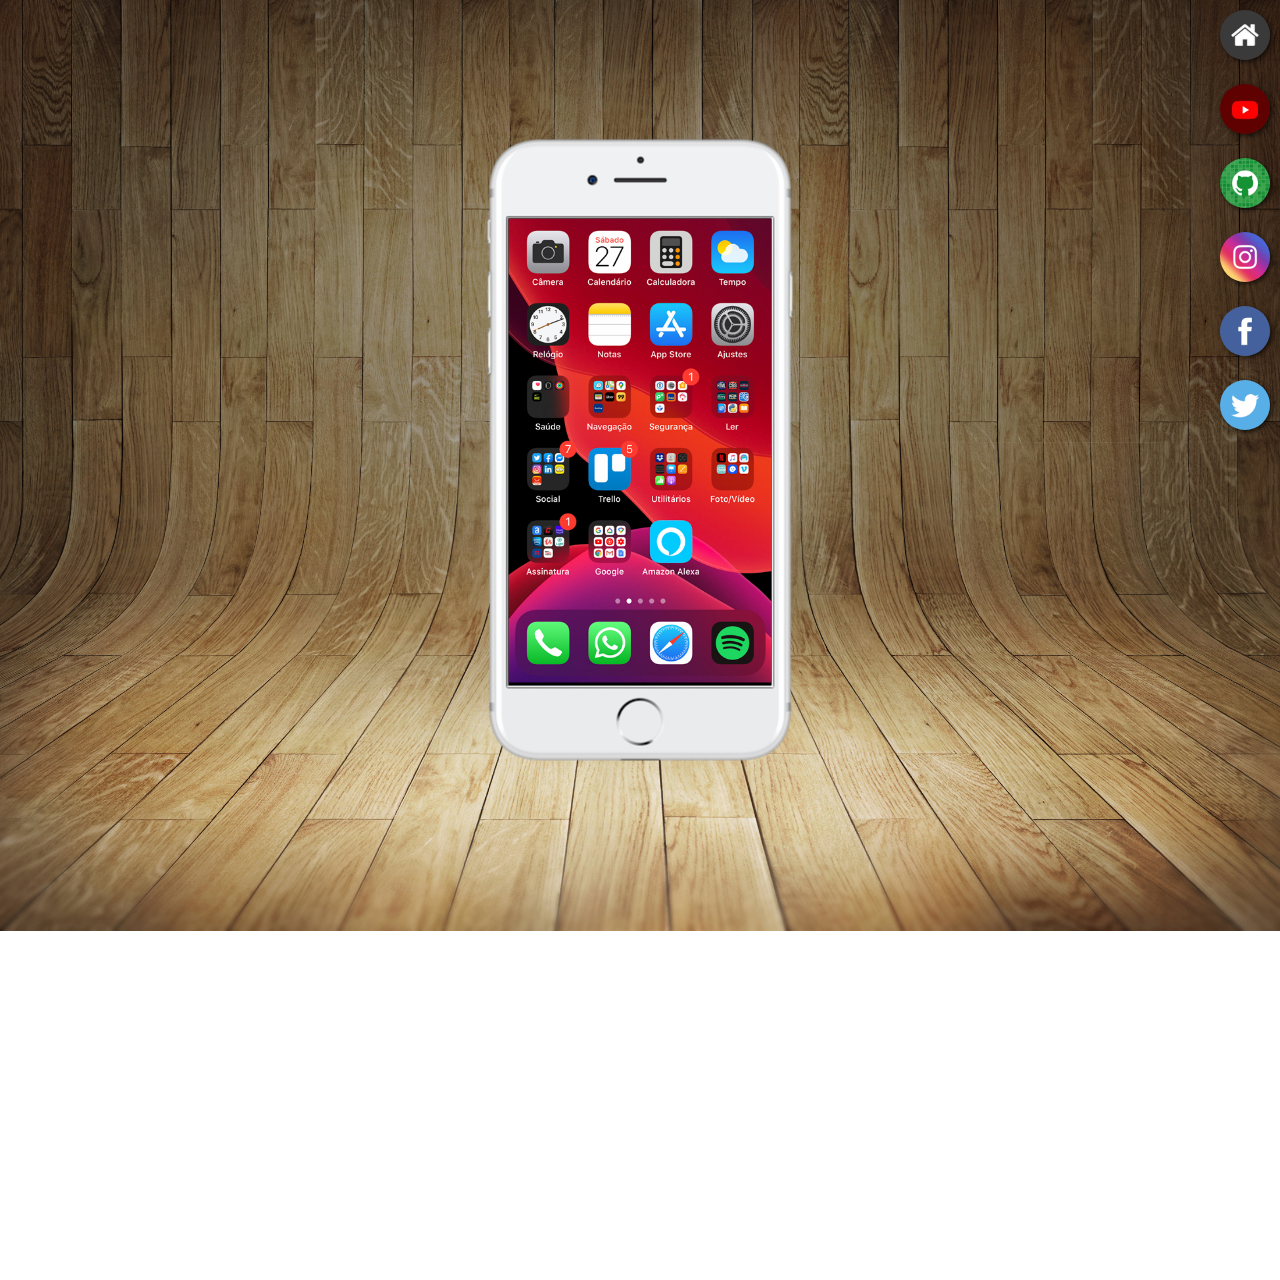
<file: index.html>
<!DOCTYPE html>
<html lang="pt-br">
<head>
    <meta charset="UTF-8">
    <meta name="viewport" content="width=device-width, initial-scale=1.0">
    <title>projeto redes sociais</title>
    <link rel="shortcut icon" href="favicon.ico" type="image/x-icon">
    <link rel="stylesheet" href="estilos/style.css">
</head>
<body>
    <main>
        <section id="telefone">
            <iframe src="home.html" name="tela" id="tela"></iframe>
        </section>

        <section id="redes-sociais">
            <a href="home.html" target="tela"><img src="imagens/logo-home.jpg" alt=""></a><br>
            <a href="youtube.html" target="tela"><img src="imagens/logo-youtube.jpg" alt=""></a><br>
            <a href="github.html" target="tela"><img src="imagens/logo-github.jpg" alt="GitHub"></a><br>
            <a href="instagram.html" target="tela"><img src="imagens/logo-instagram.jpg" alt="Instagram"></a><br>
            <a href="facebook.html" target="tela"><img src="imagens/logo-facebook.jpg" alt="Facebook"></a><br>
            <a href="twitter.html" target="tela"><img src="imagens/logo-twitter.jpg" alt="Twitter"></a>
        </section>
    </main>
    
</body>
</html>
</file>
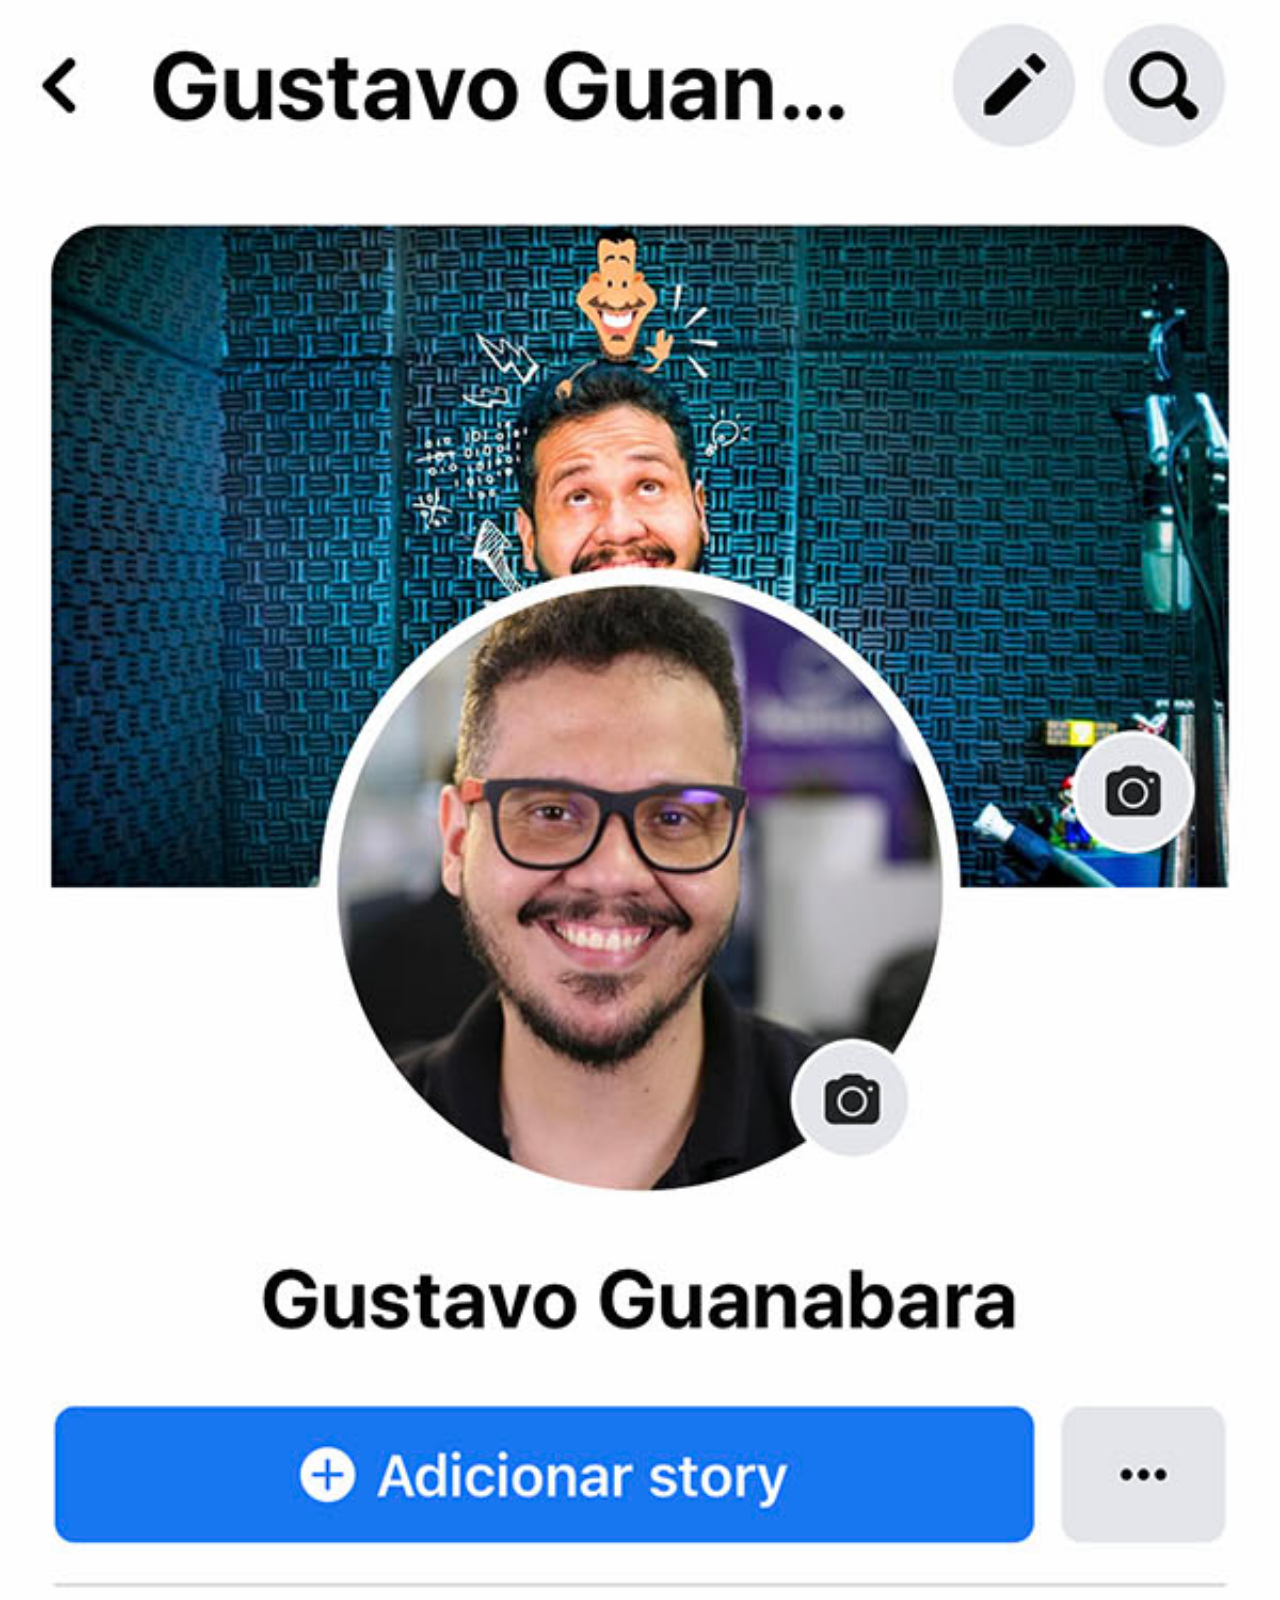
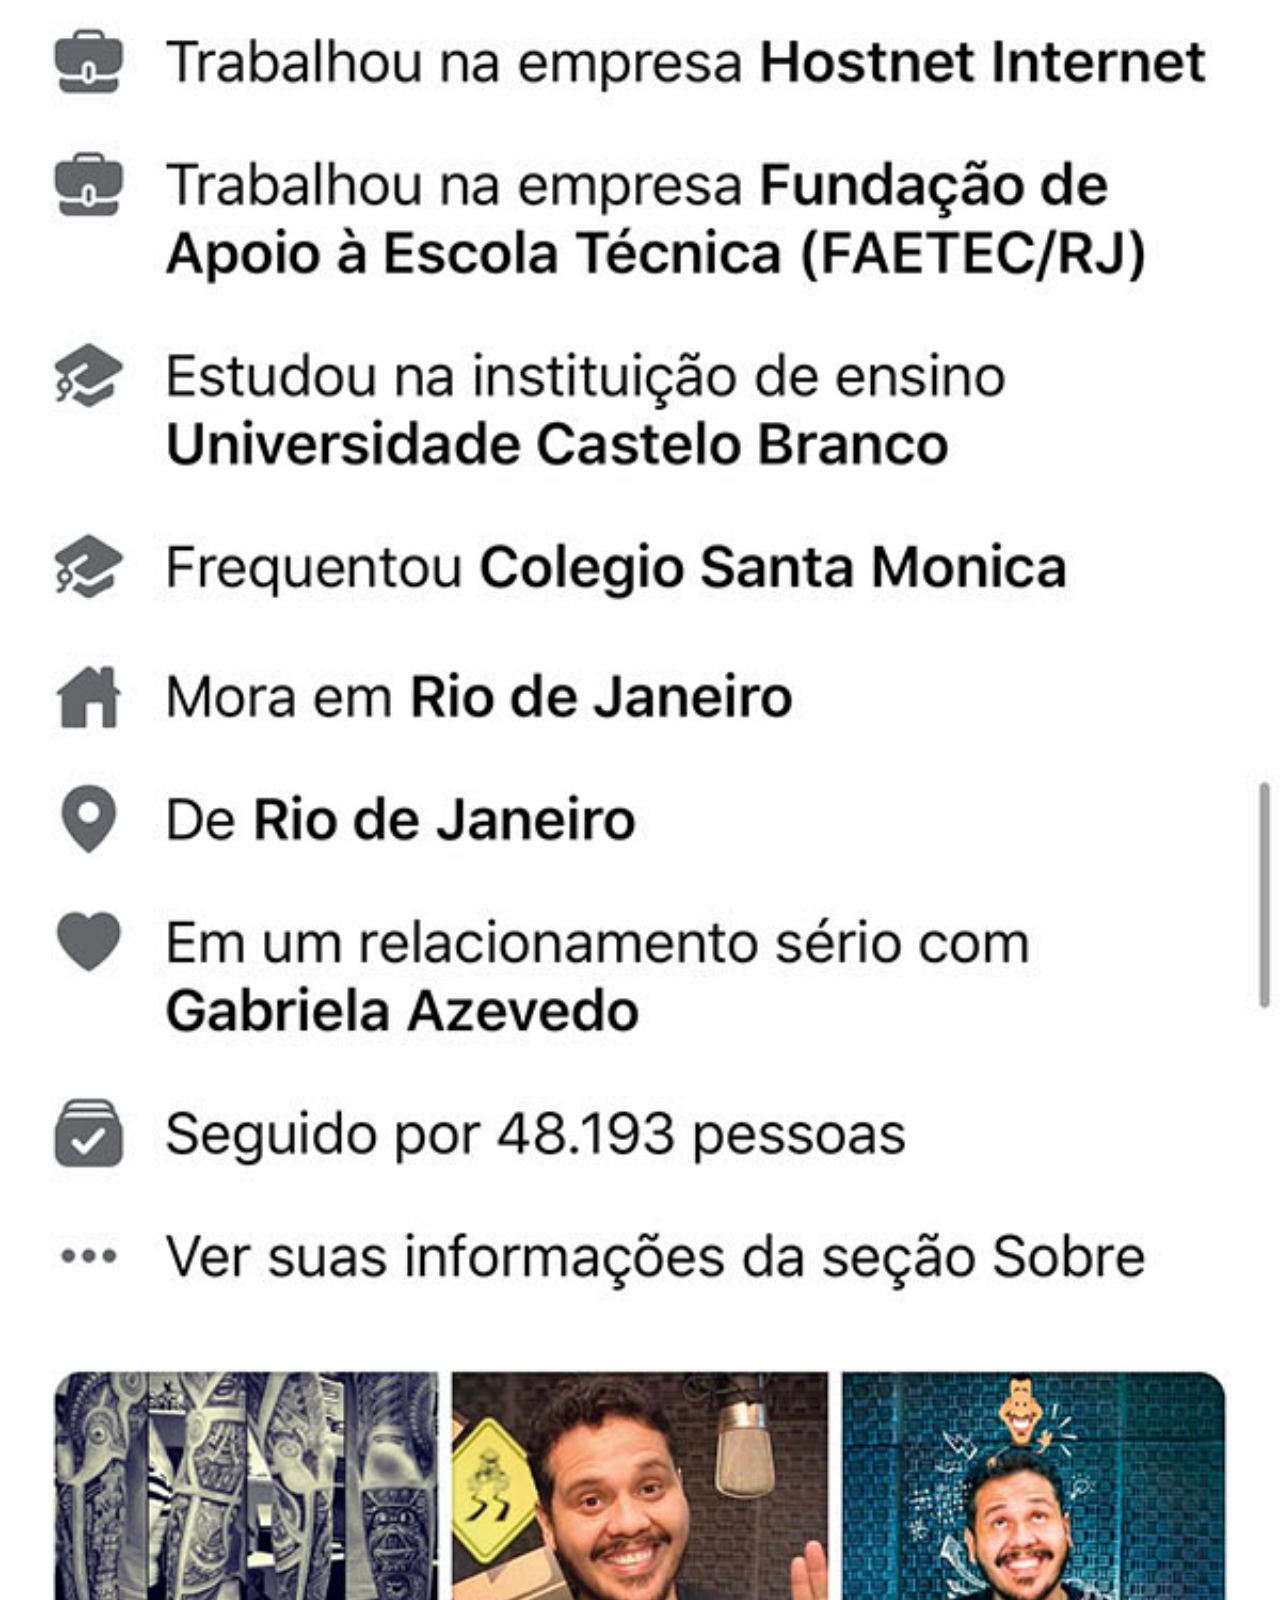
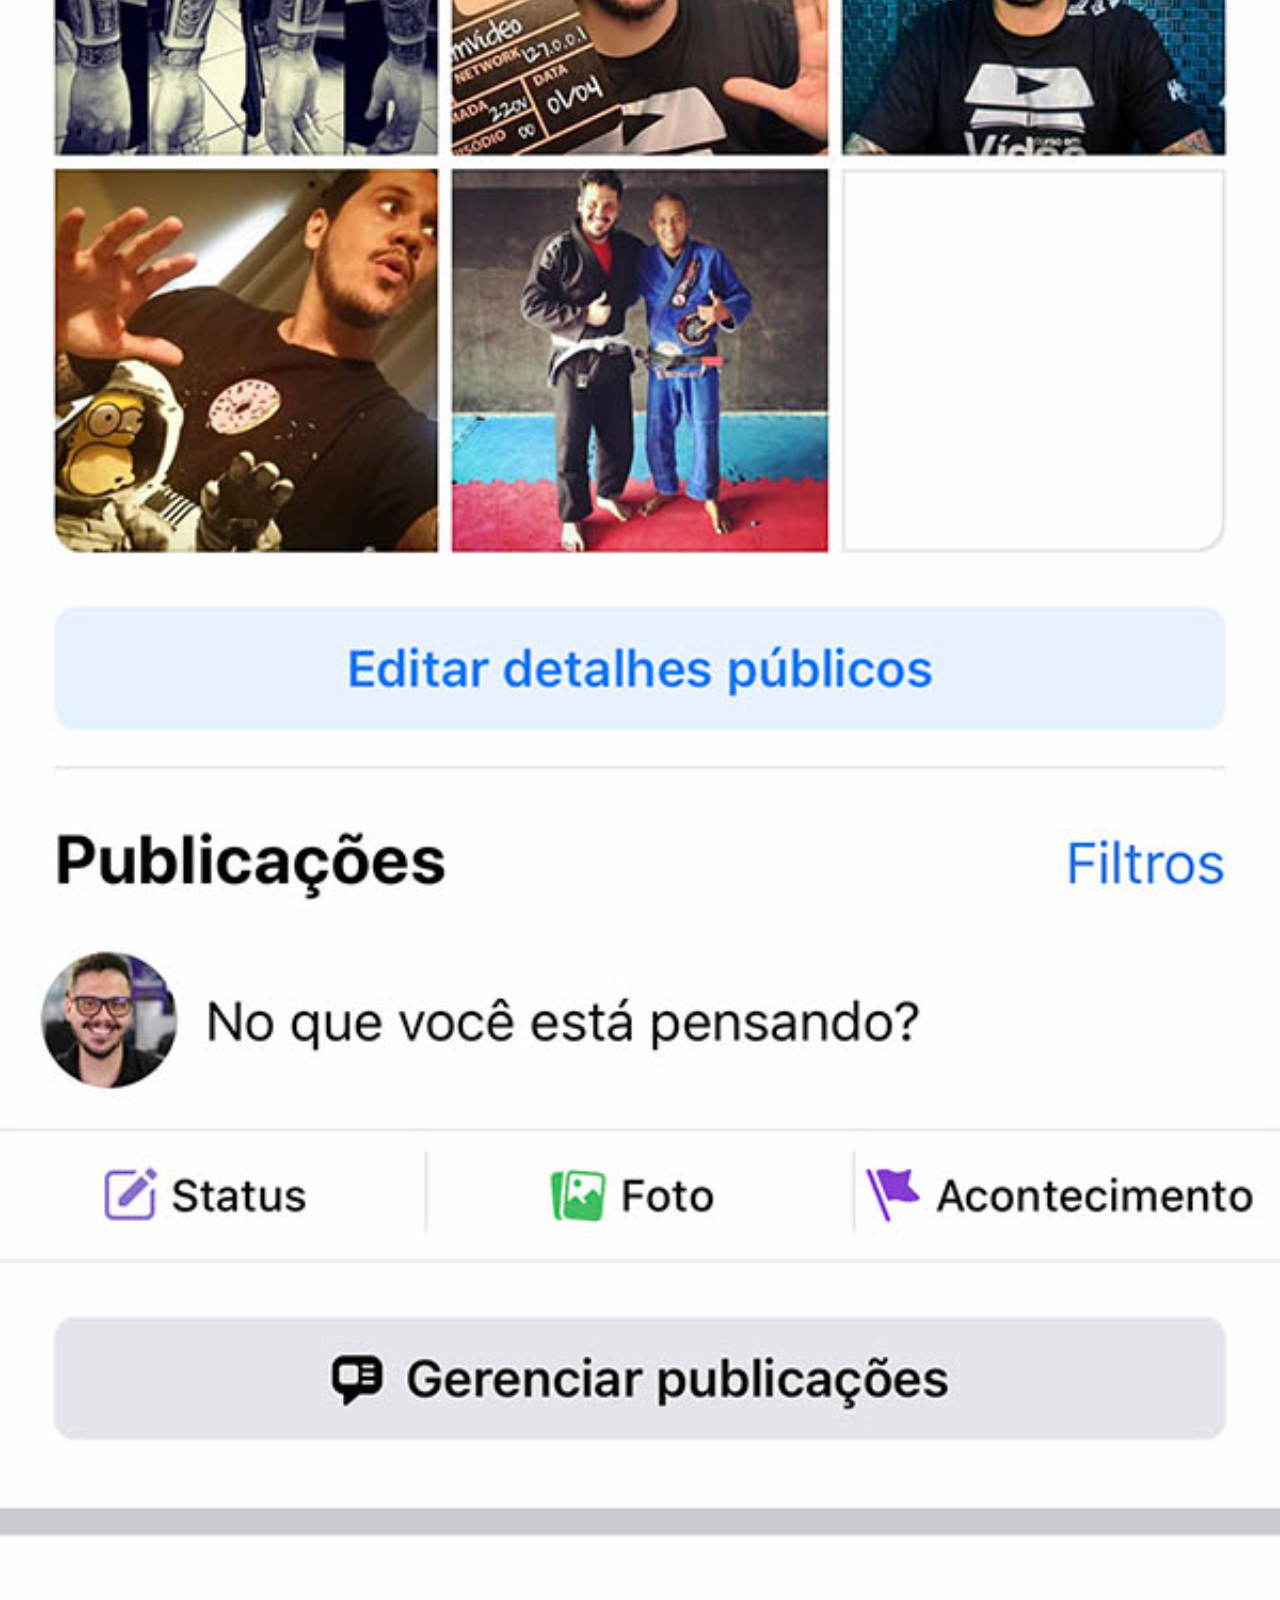
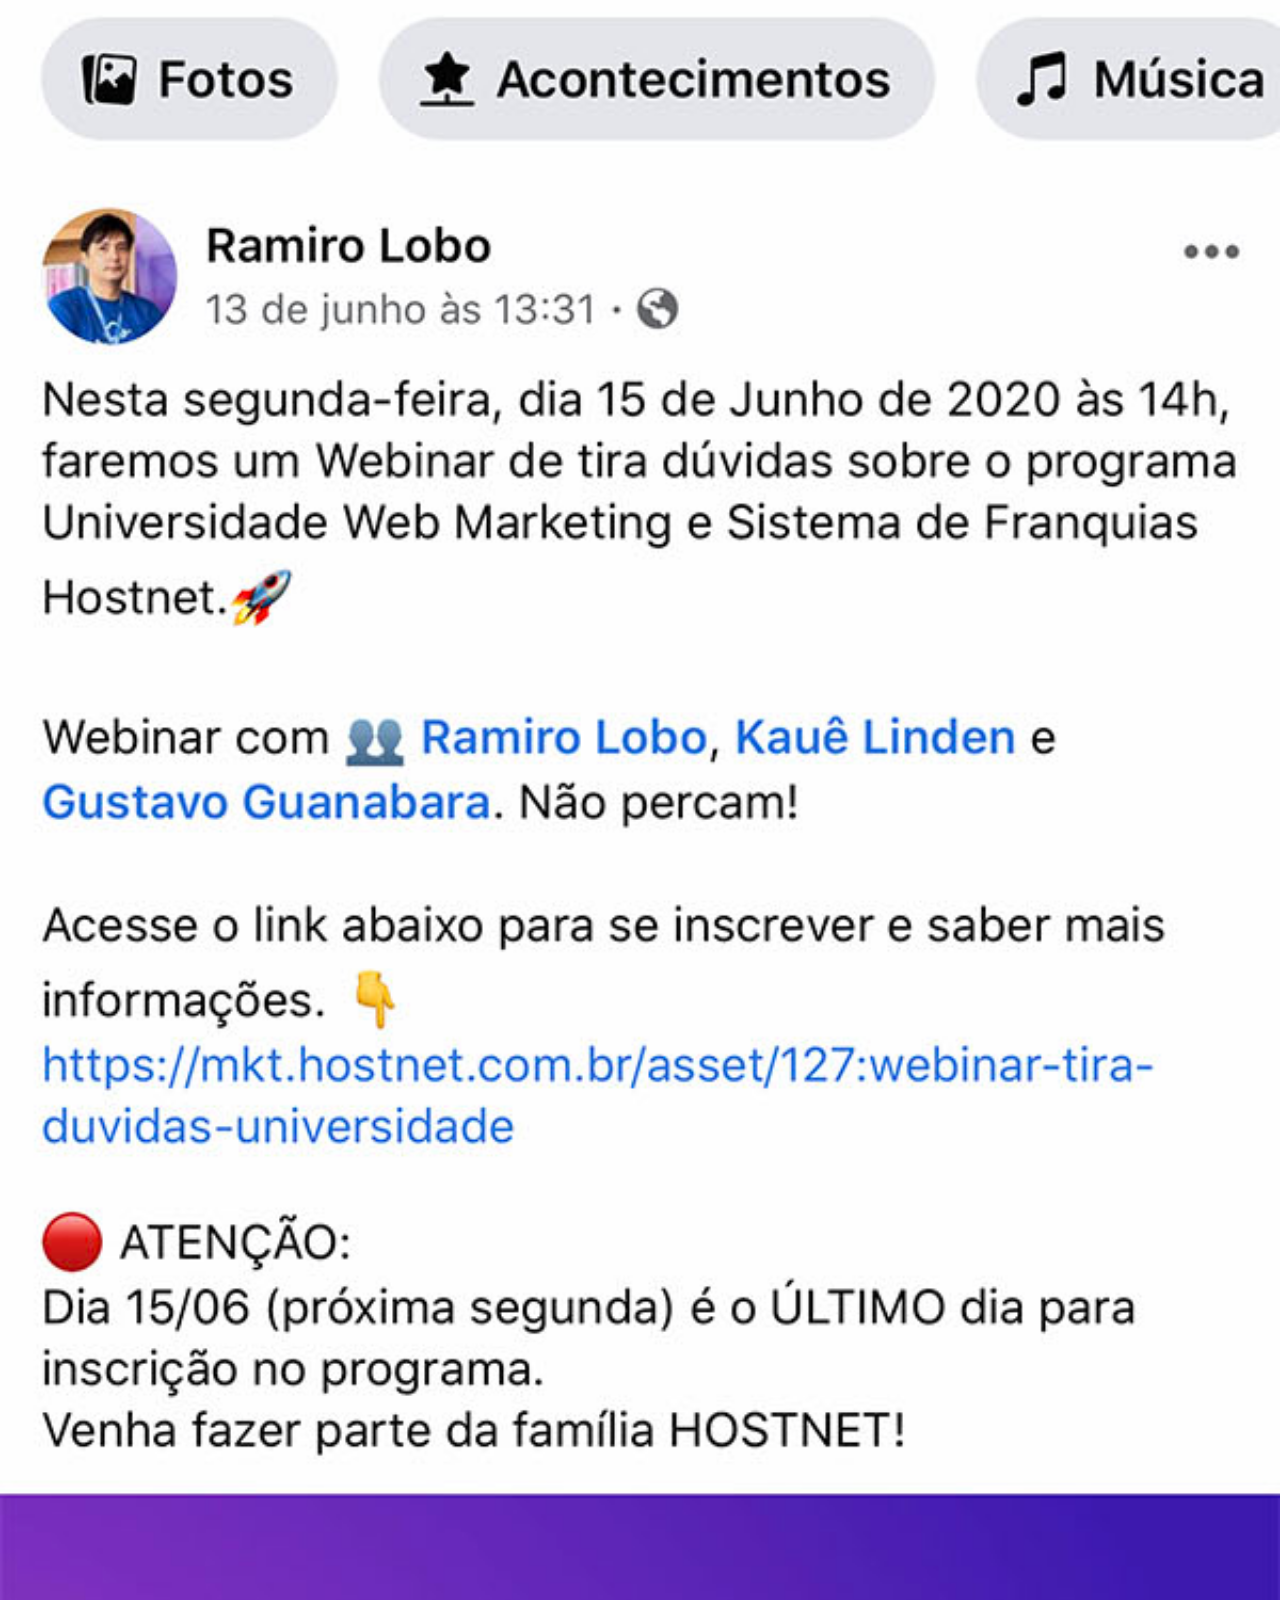
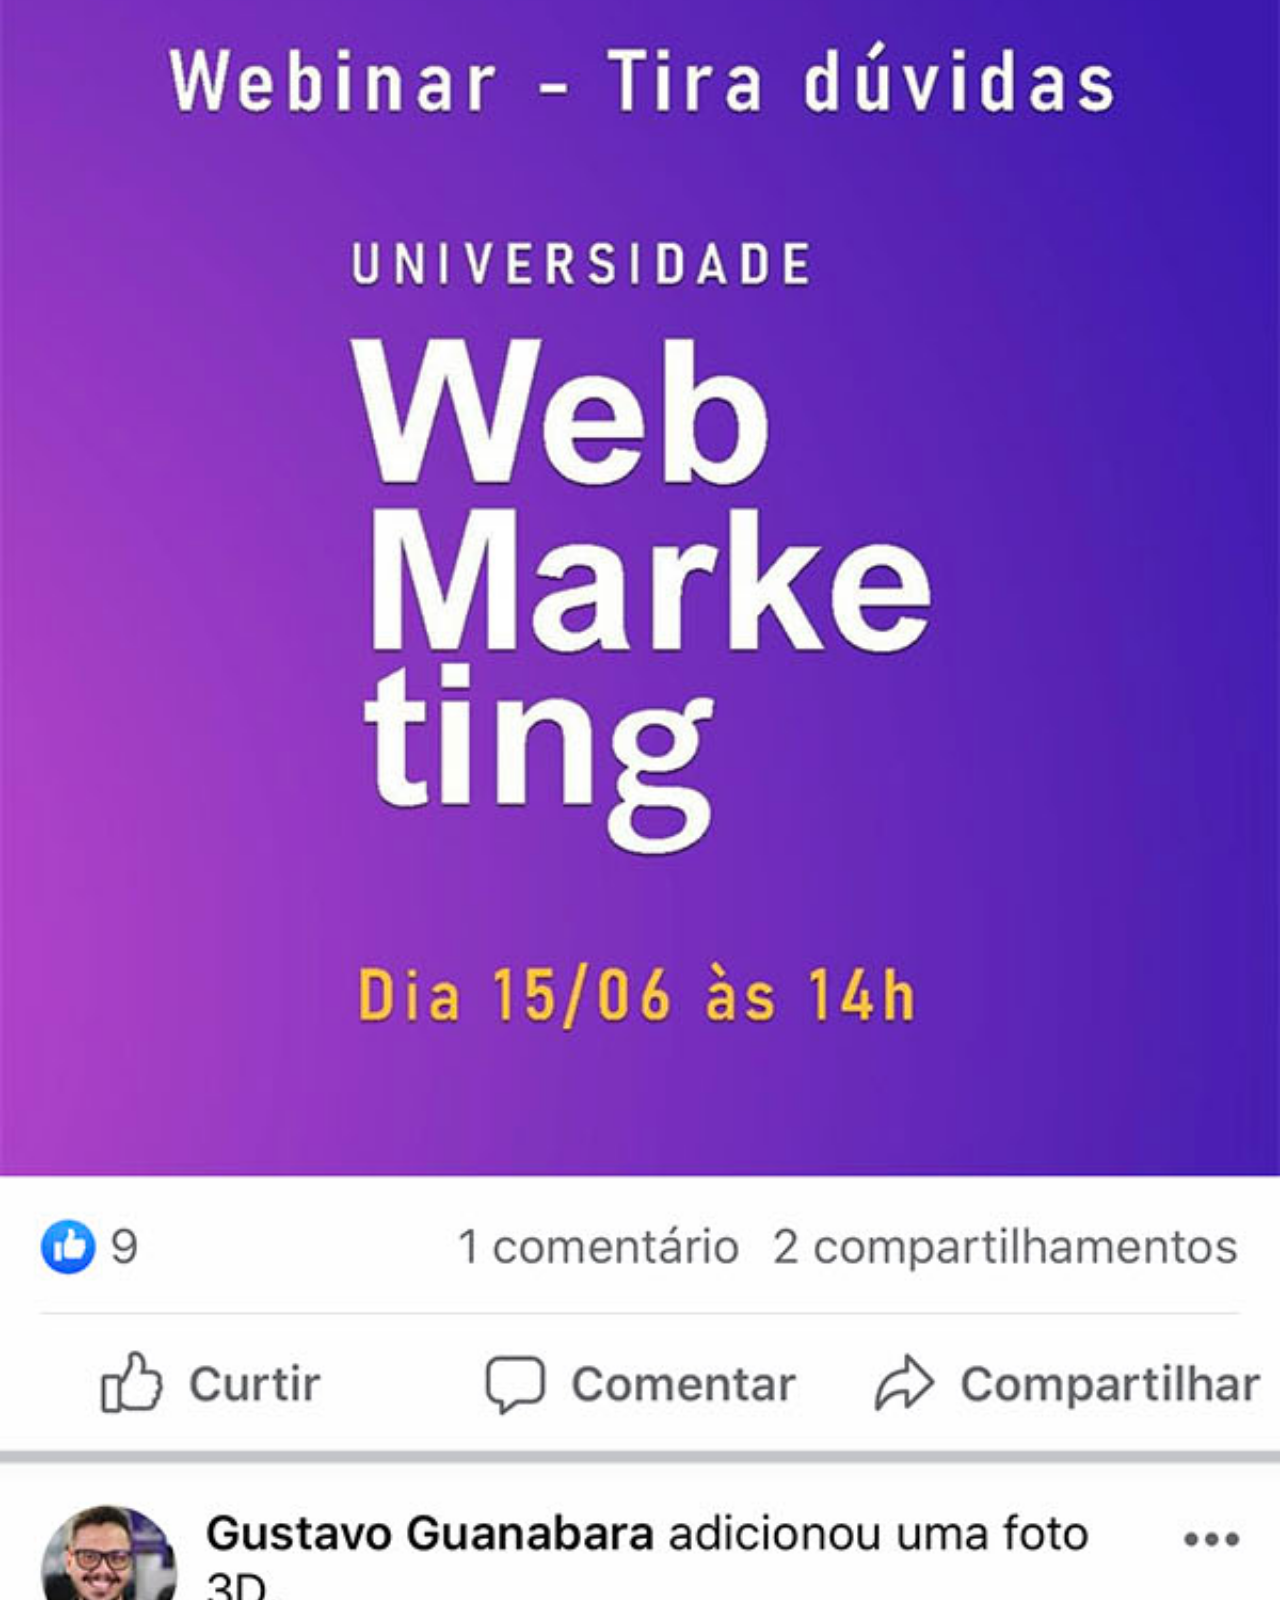
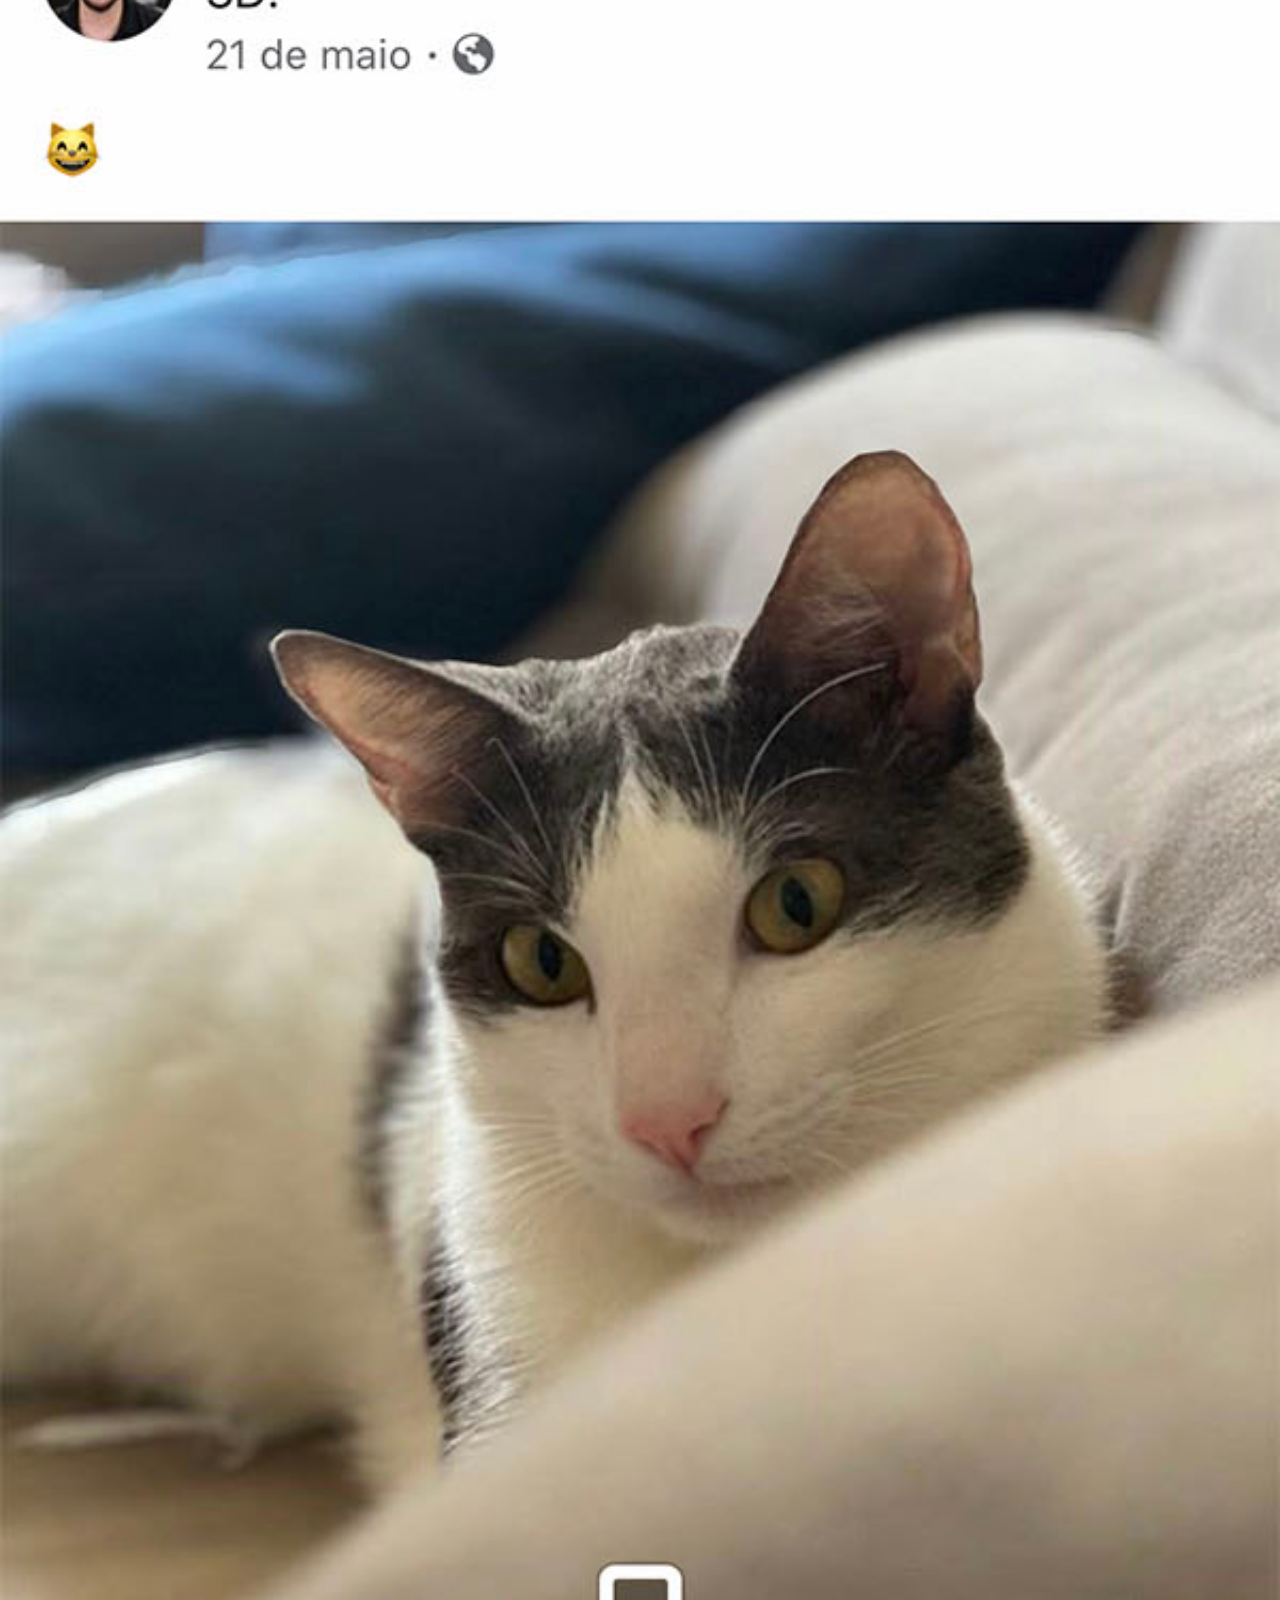
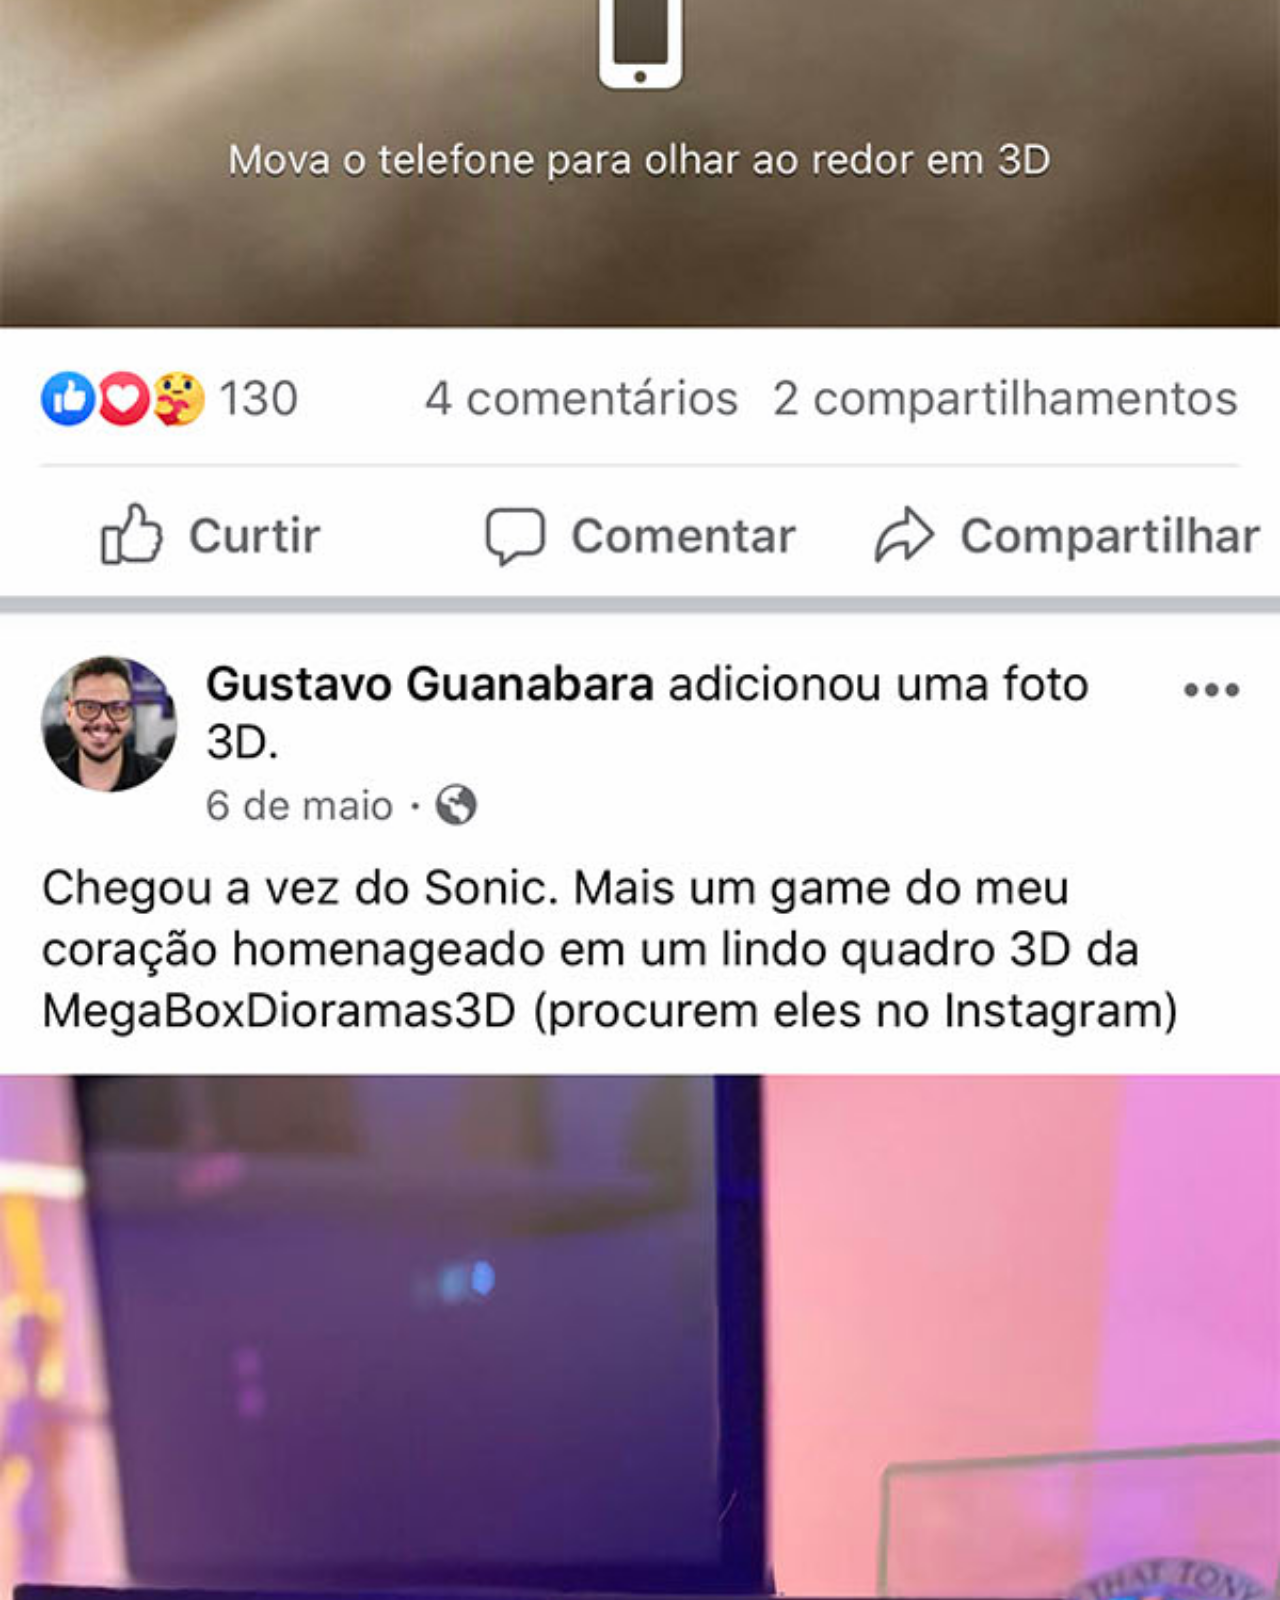
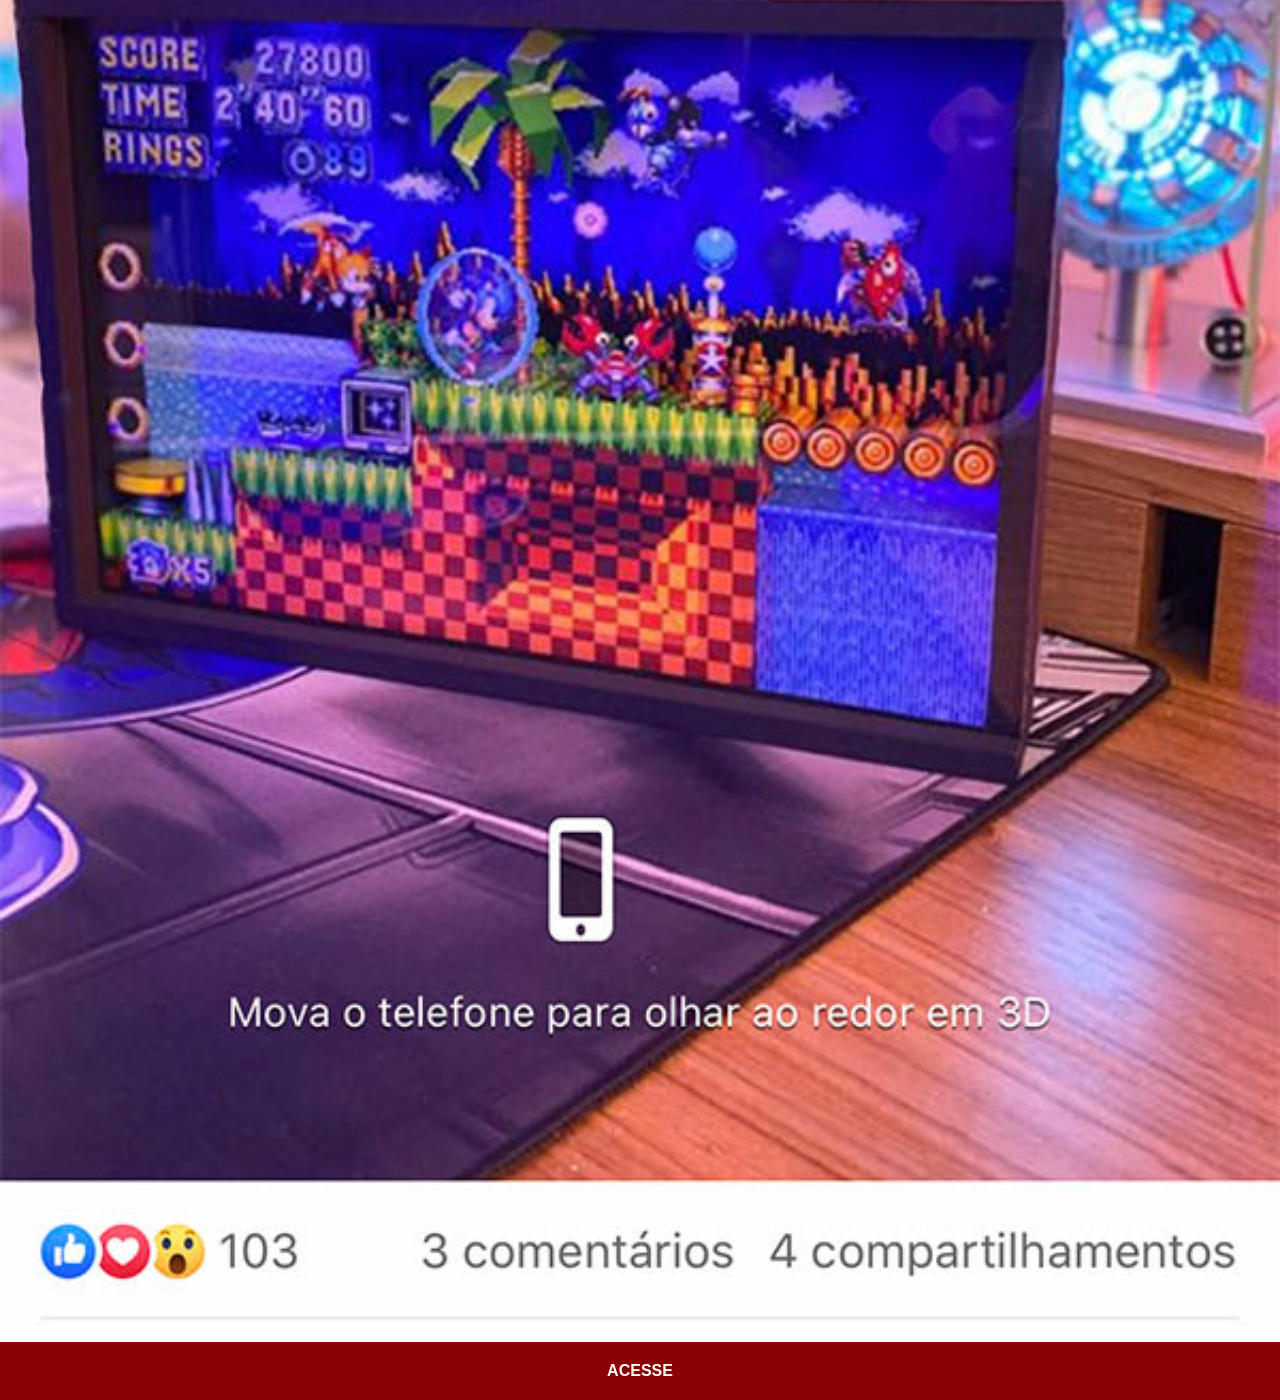
<file: facebook.html>
<!DOCTYPE html>
<html lang="pt-br">
<head>
    <meta charset="UTF-8">
    <meta name="viewport" content="width=device-width, initial-scale=1.0">
    <title>facebook</title>
    <link rel="stylesheet" href="stilos/social.css">
</head>
<body>
    <img src="imagens/tela-facebook.jpg" alt="Facebook">
    <a href="https://www.facebook.com/?locale=pt_BR" target="_blank">ACESSE</a>
    
</body>
</html>
</file>
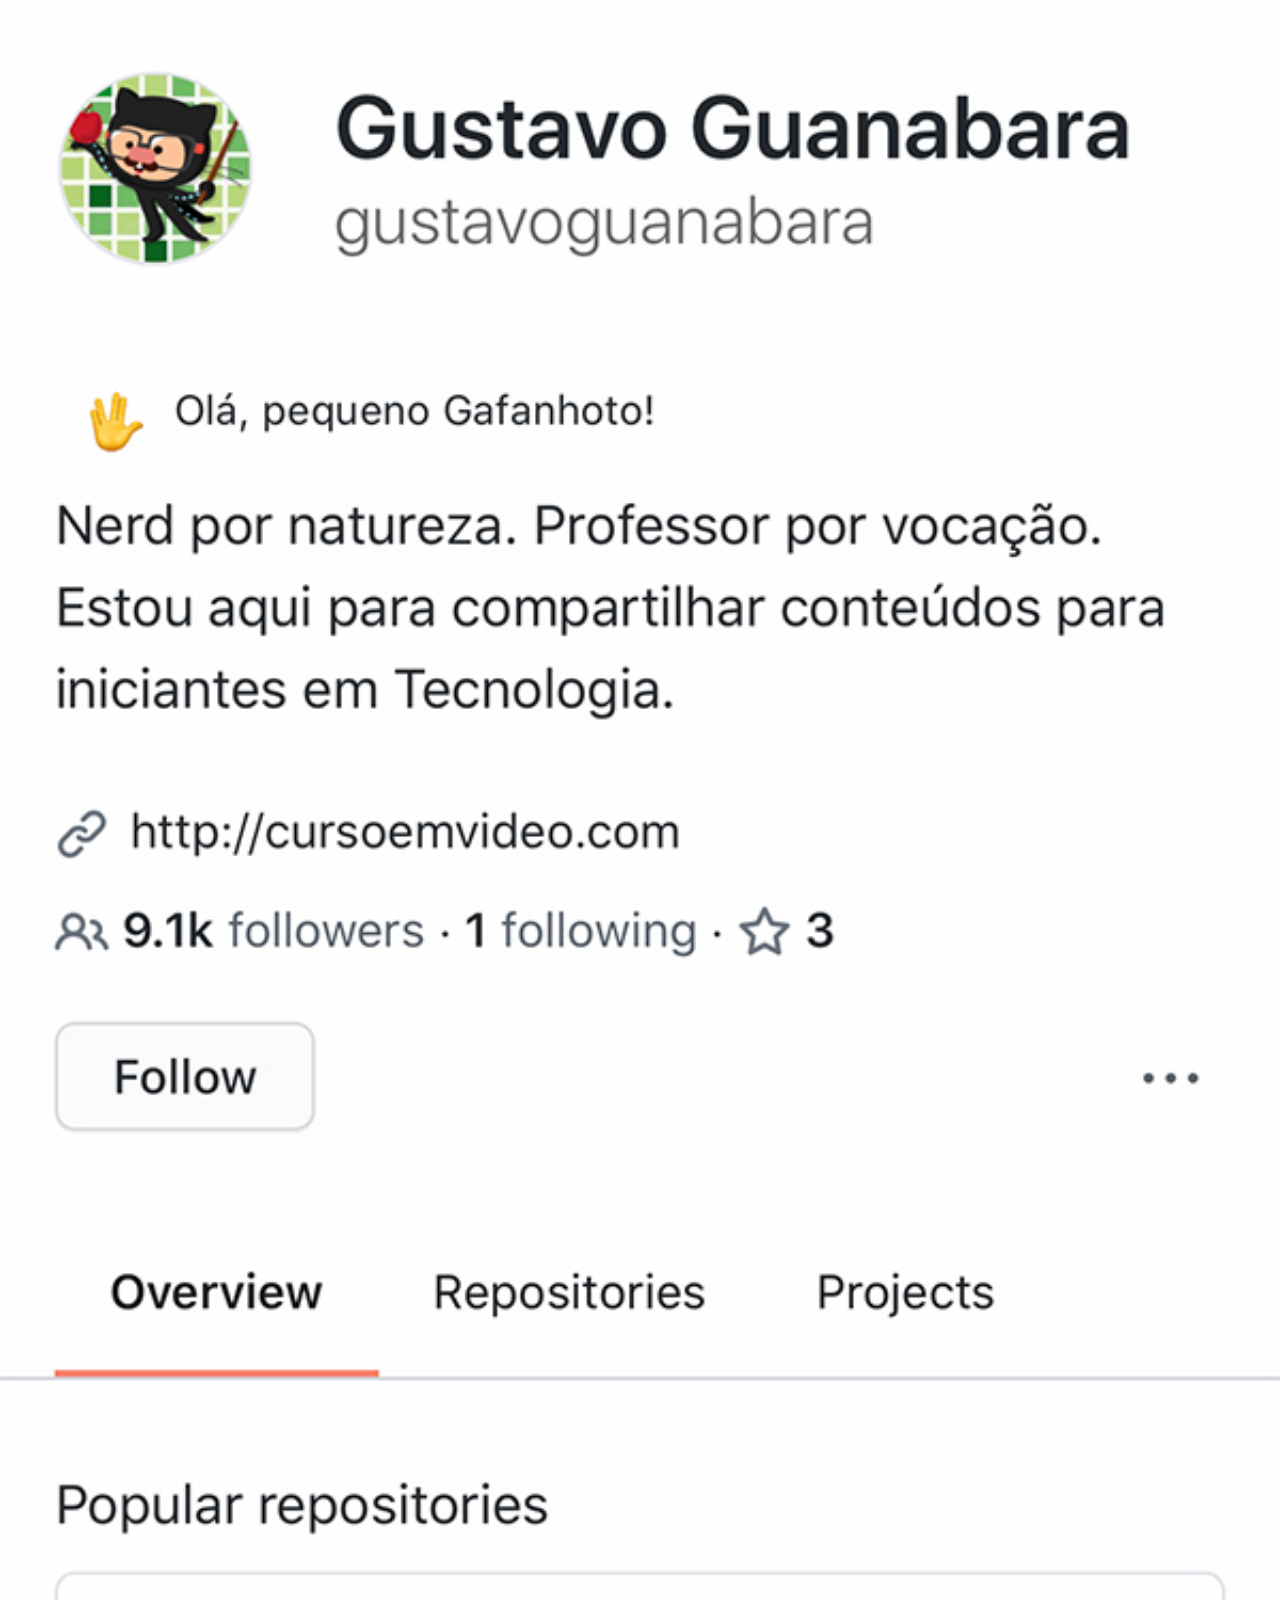
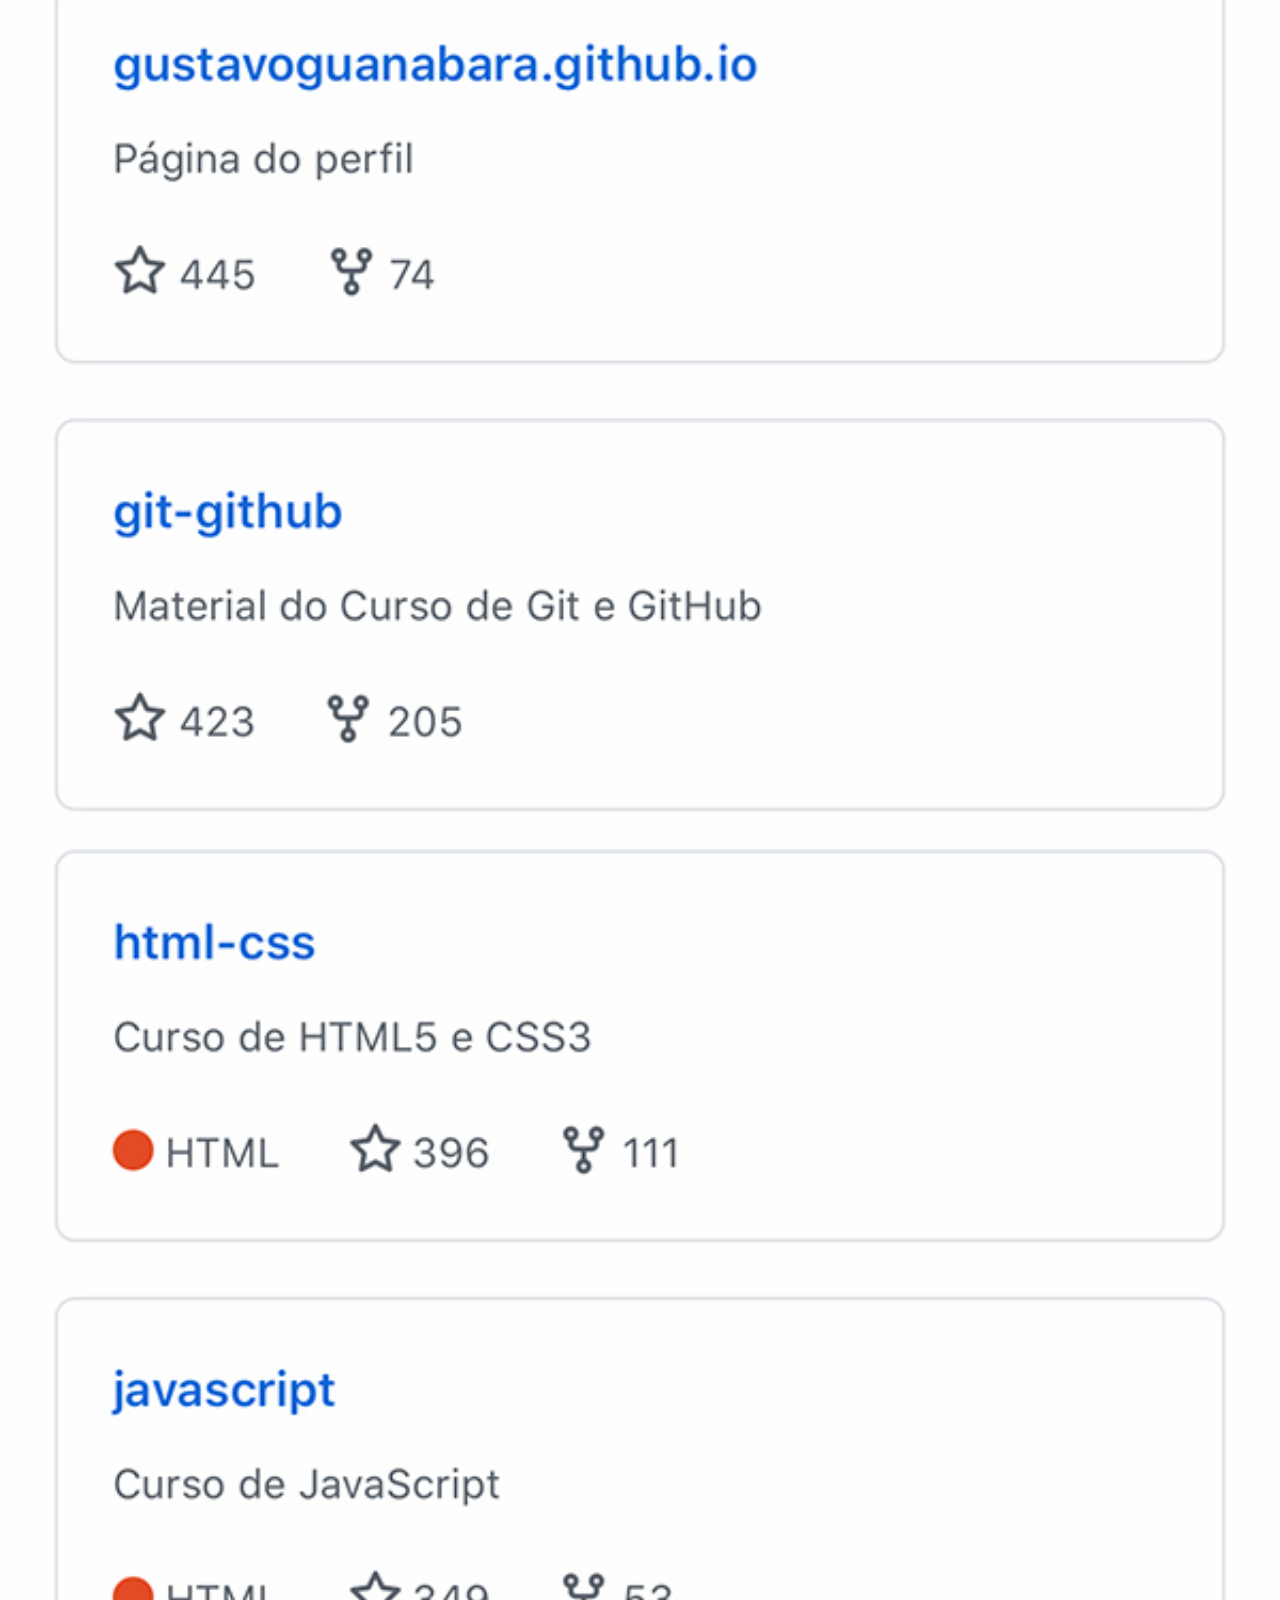
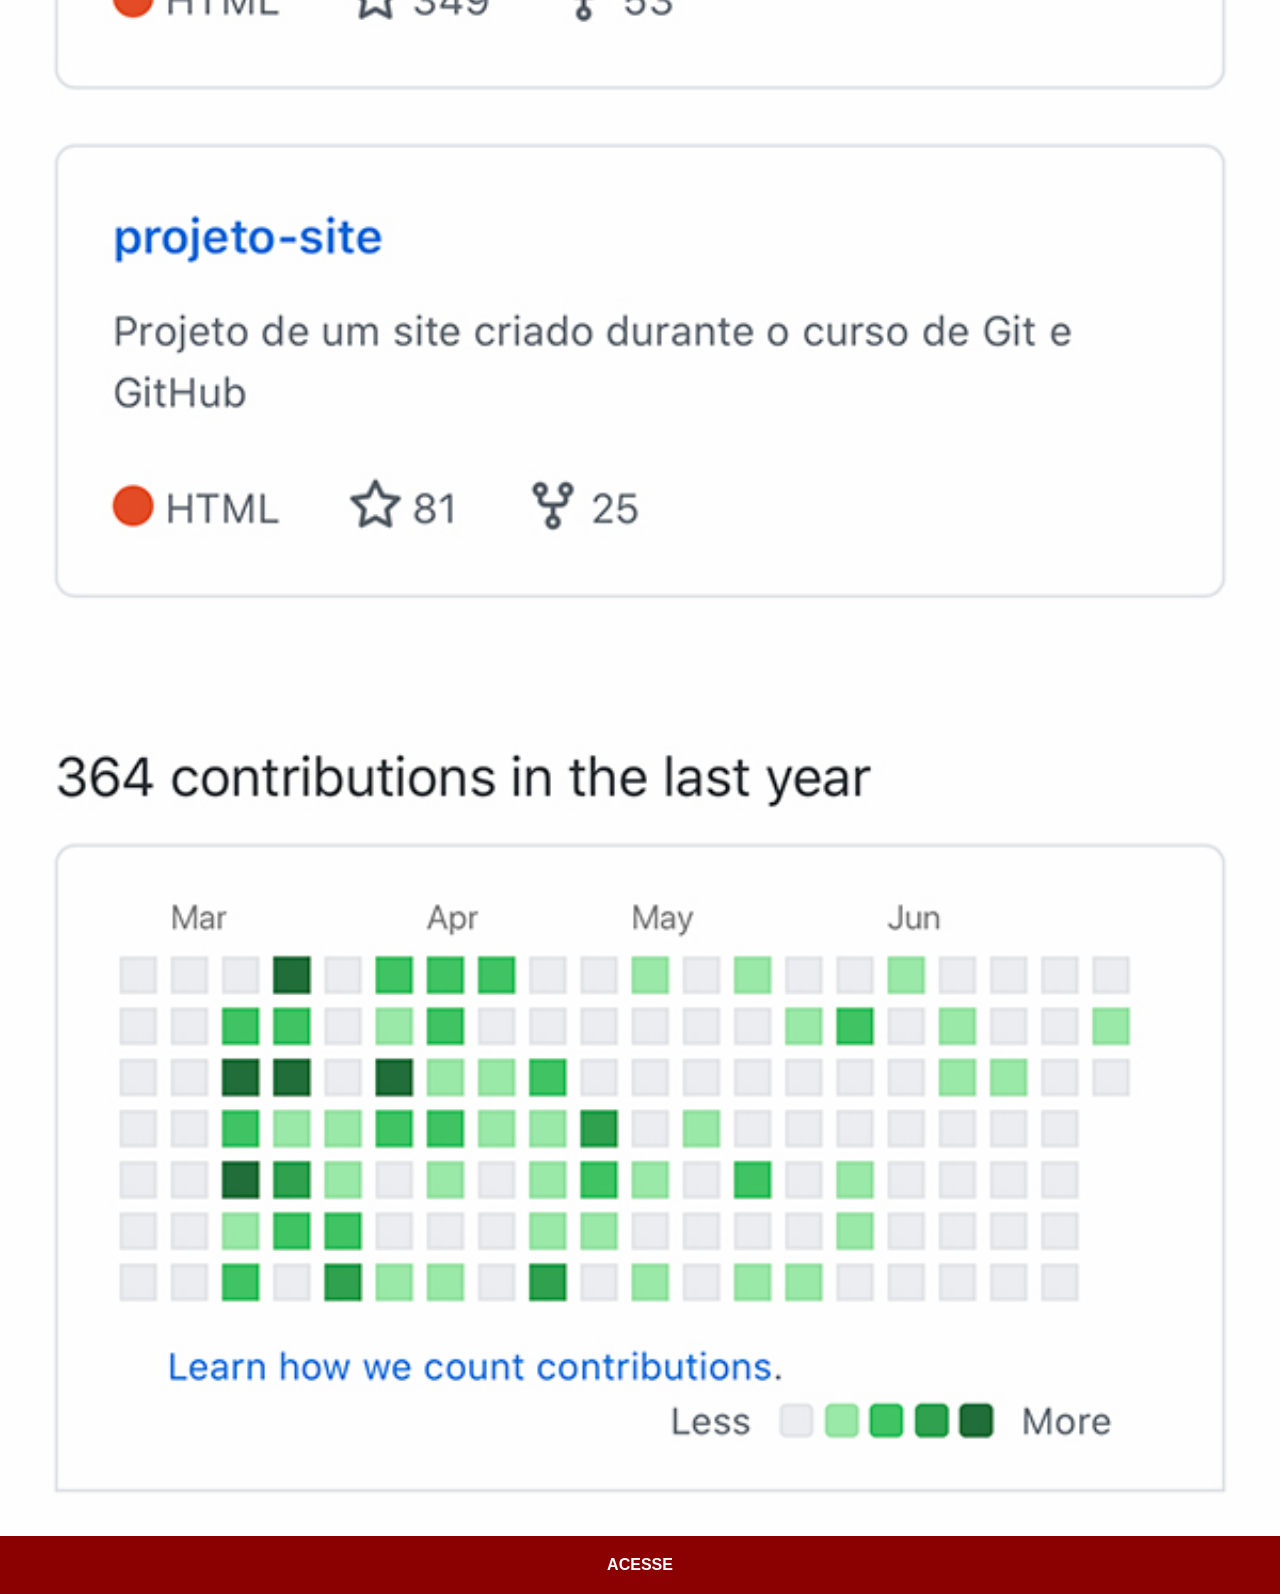
<file: github.html>
<!DOCTYPE html>
<html lang="pt-br">
<head>
    <meta charset="UTF-8">
    <meta name="viewport" content="width=device-width, initial-scale=1.0">
    <title>GitHub</title>
    <link rel="stylesheet" href="stilos/social.css">
</head>
<body>
    <img src="imagens/tela-github.jpg" alt="GitHub">
    <a href="https://github.com/kauanguilhermewebermuller-lang" target="_blank">ACESSE</a>
</body>
</html>
</file>
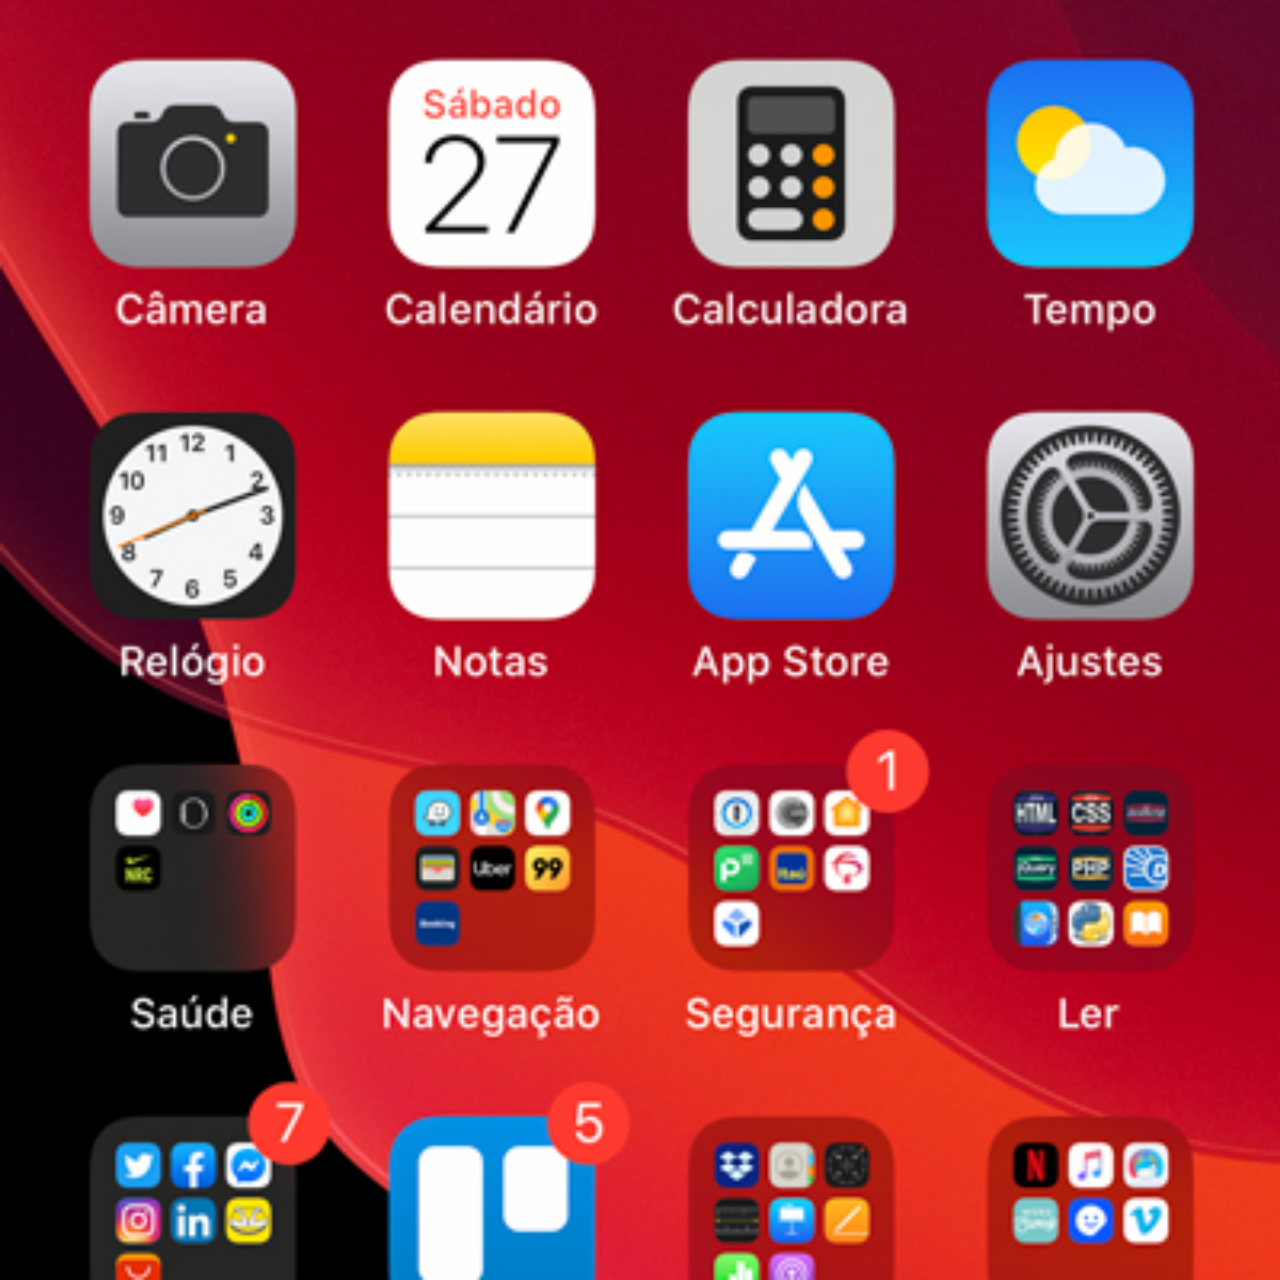
<file: home.html>
<!DOCTYPE html>
<html lang="pt-br">
<head>
    <meta charset="UTF-8">
    <meta name="viewport" content="width=device-width, initial-scale=1.0">
    <title>home</title>
    <style>
        * {
            margin: 0px;
            padding: 0px;
        }

        body {
            width: 100vw;
            height: 100vw;
            background: black url(imagens/tela-home.jpg) no-repeat top center;
            background-size: cover;
            margin: 0px;
        }

    </style>
</head>
<body>
    
</body>
</html>
</file>
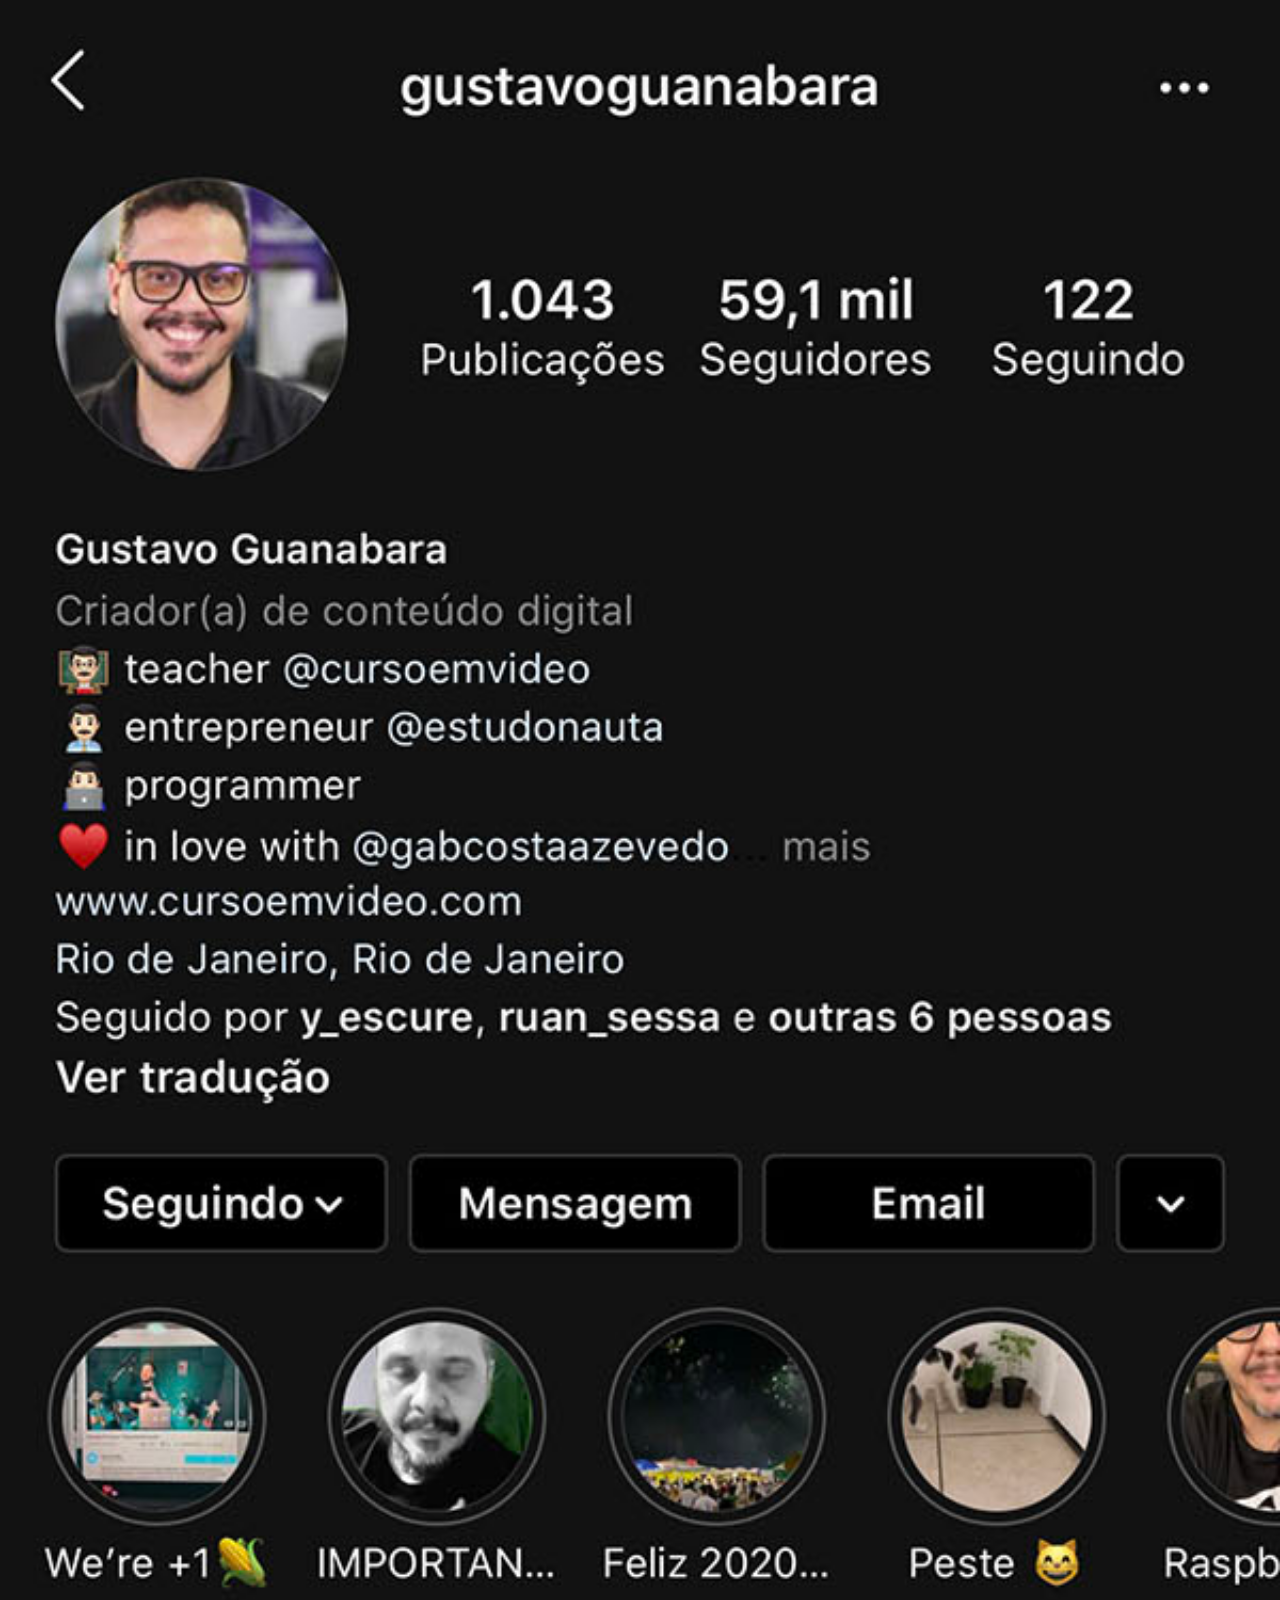
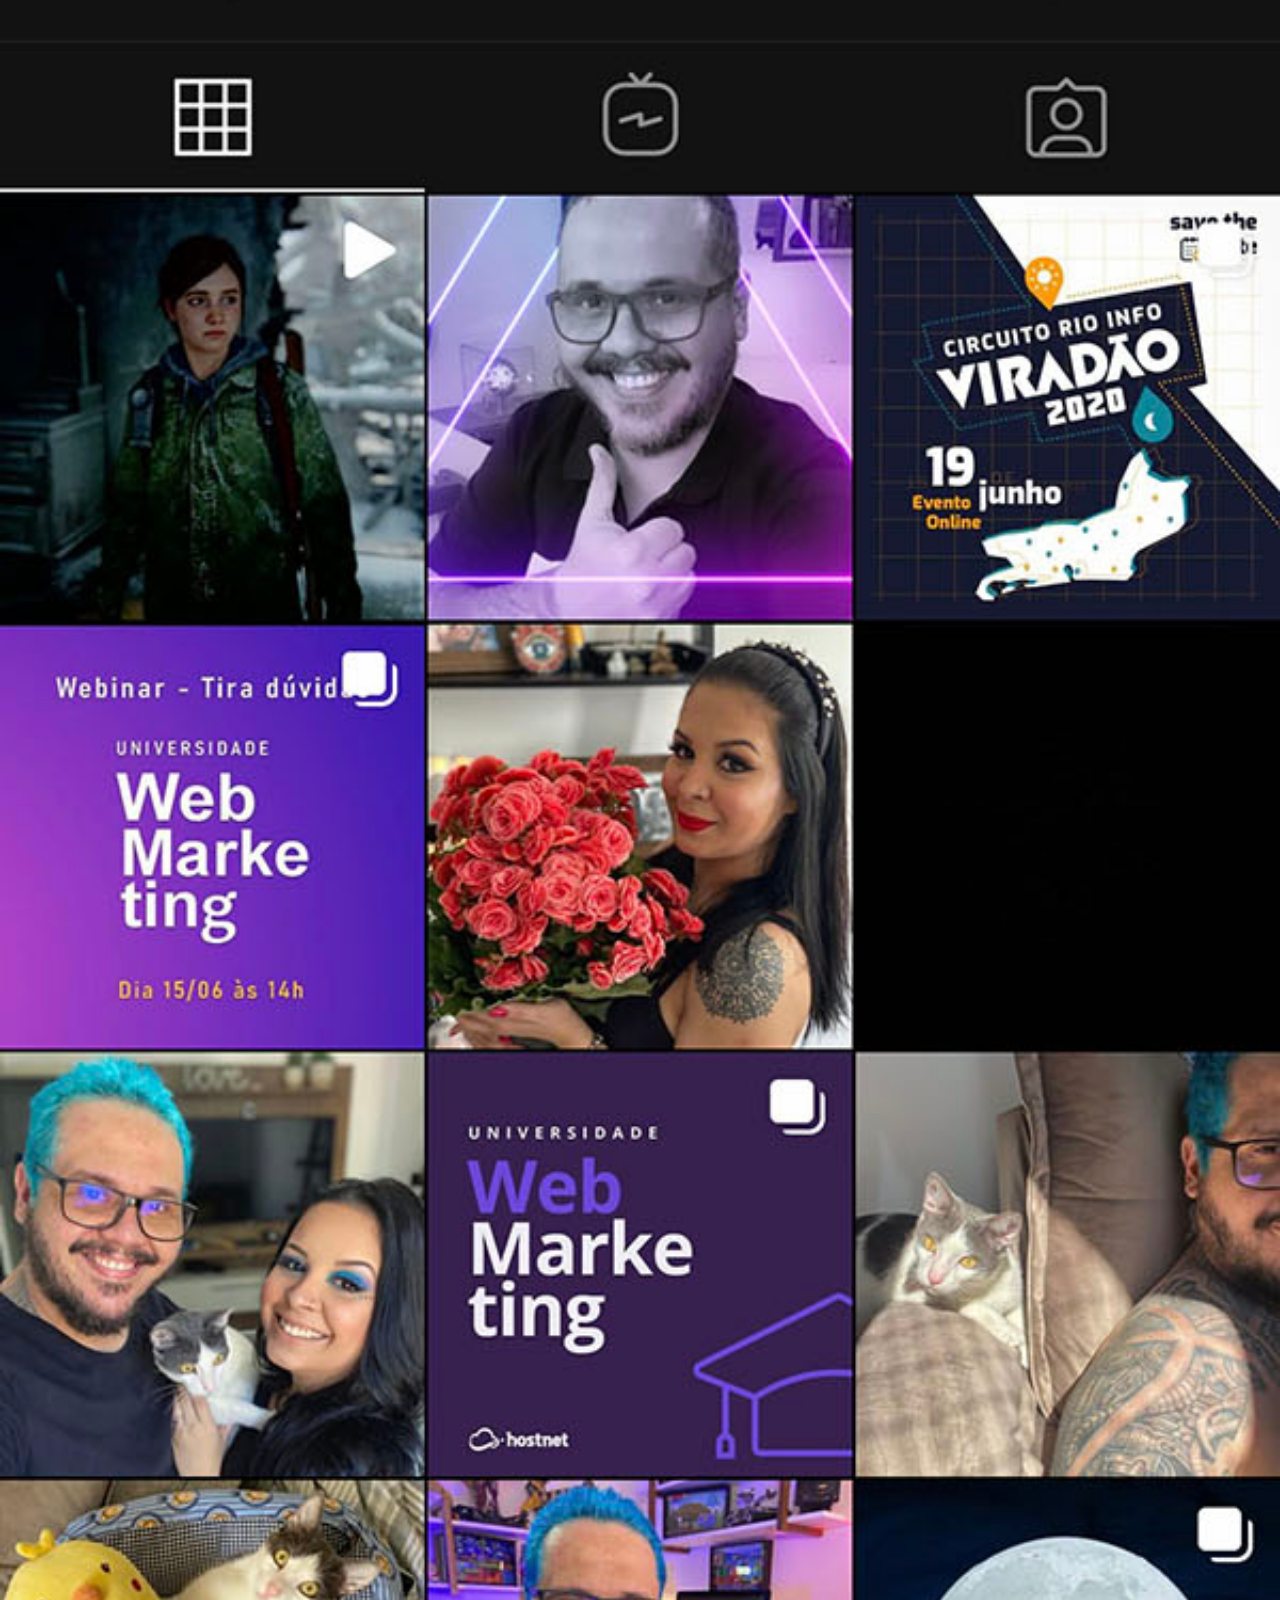
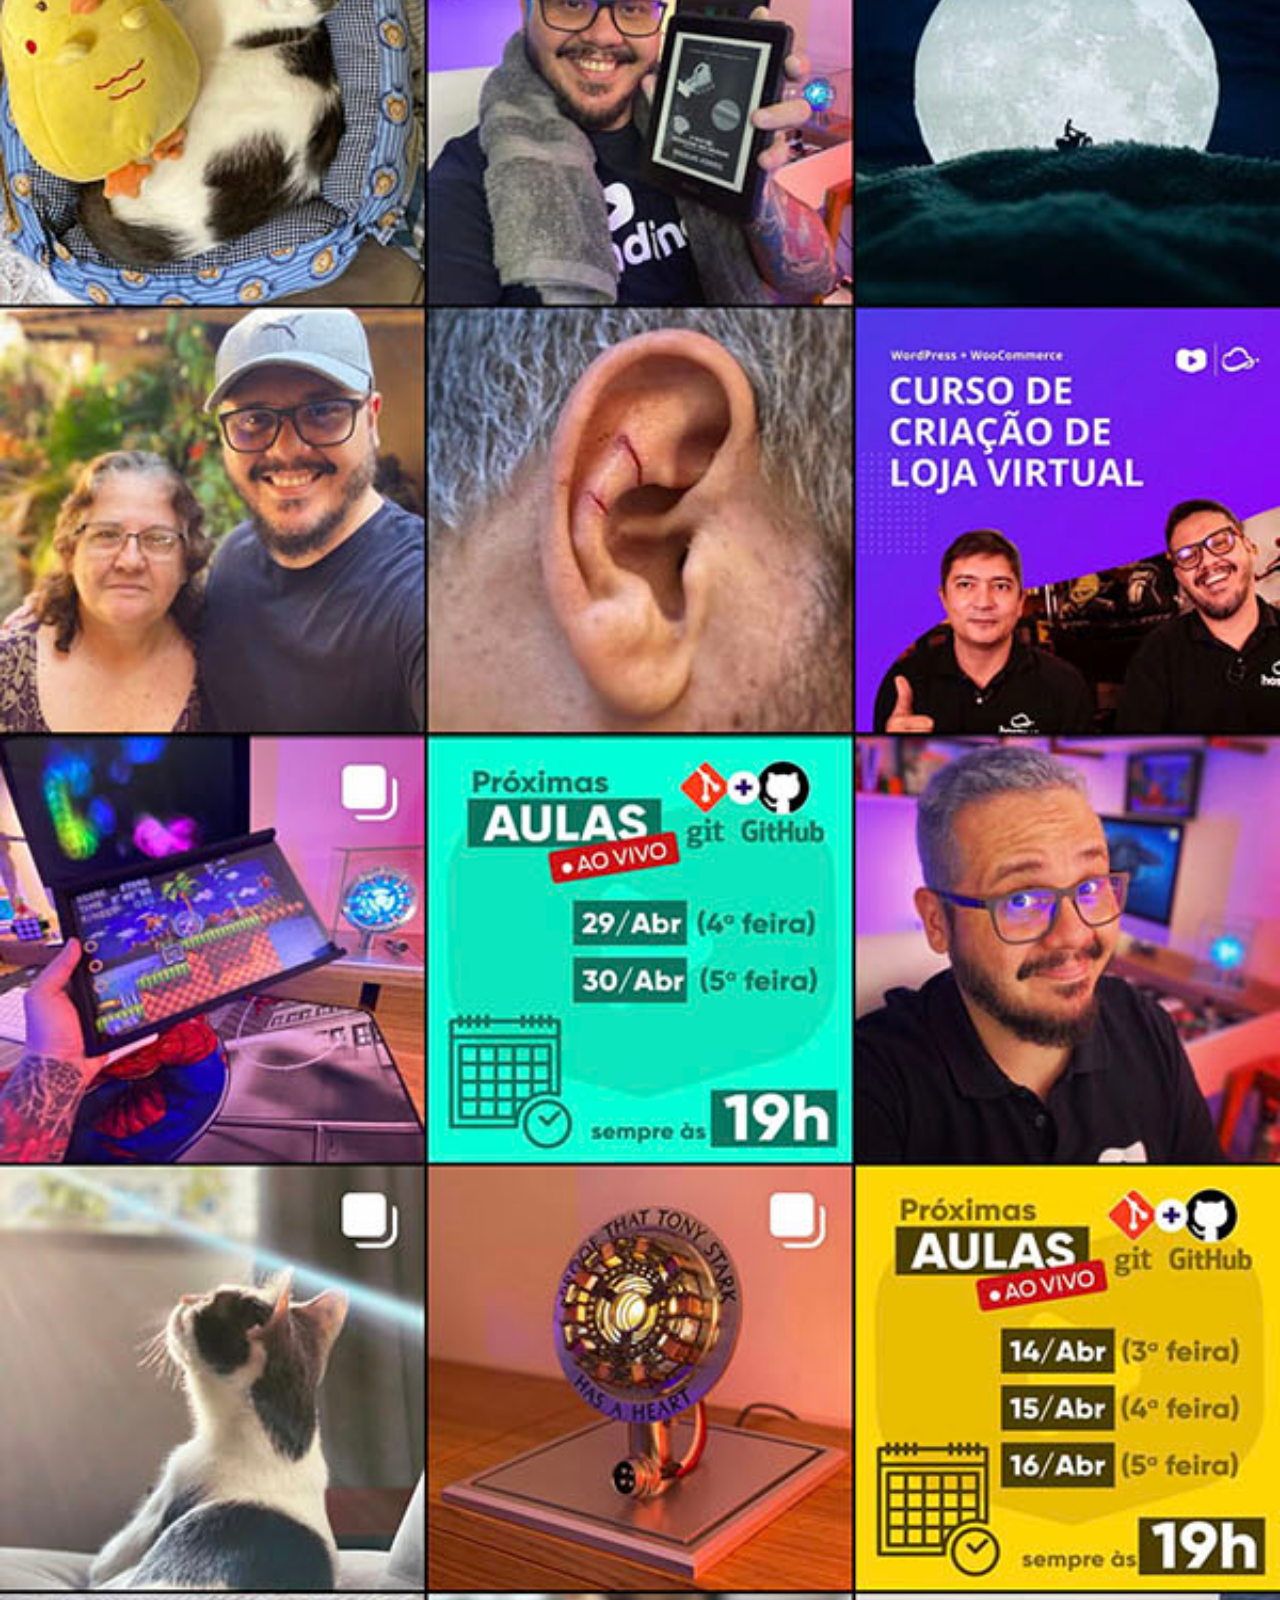
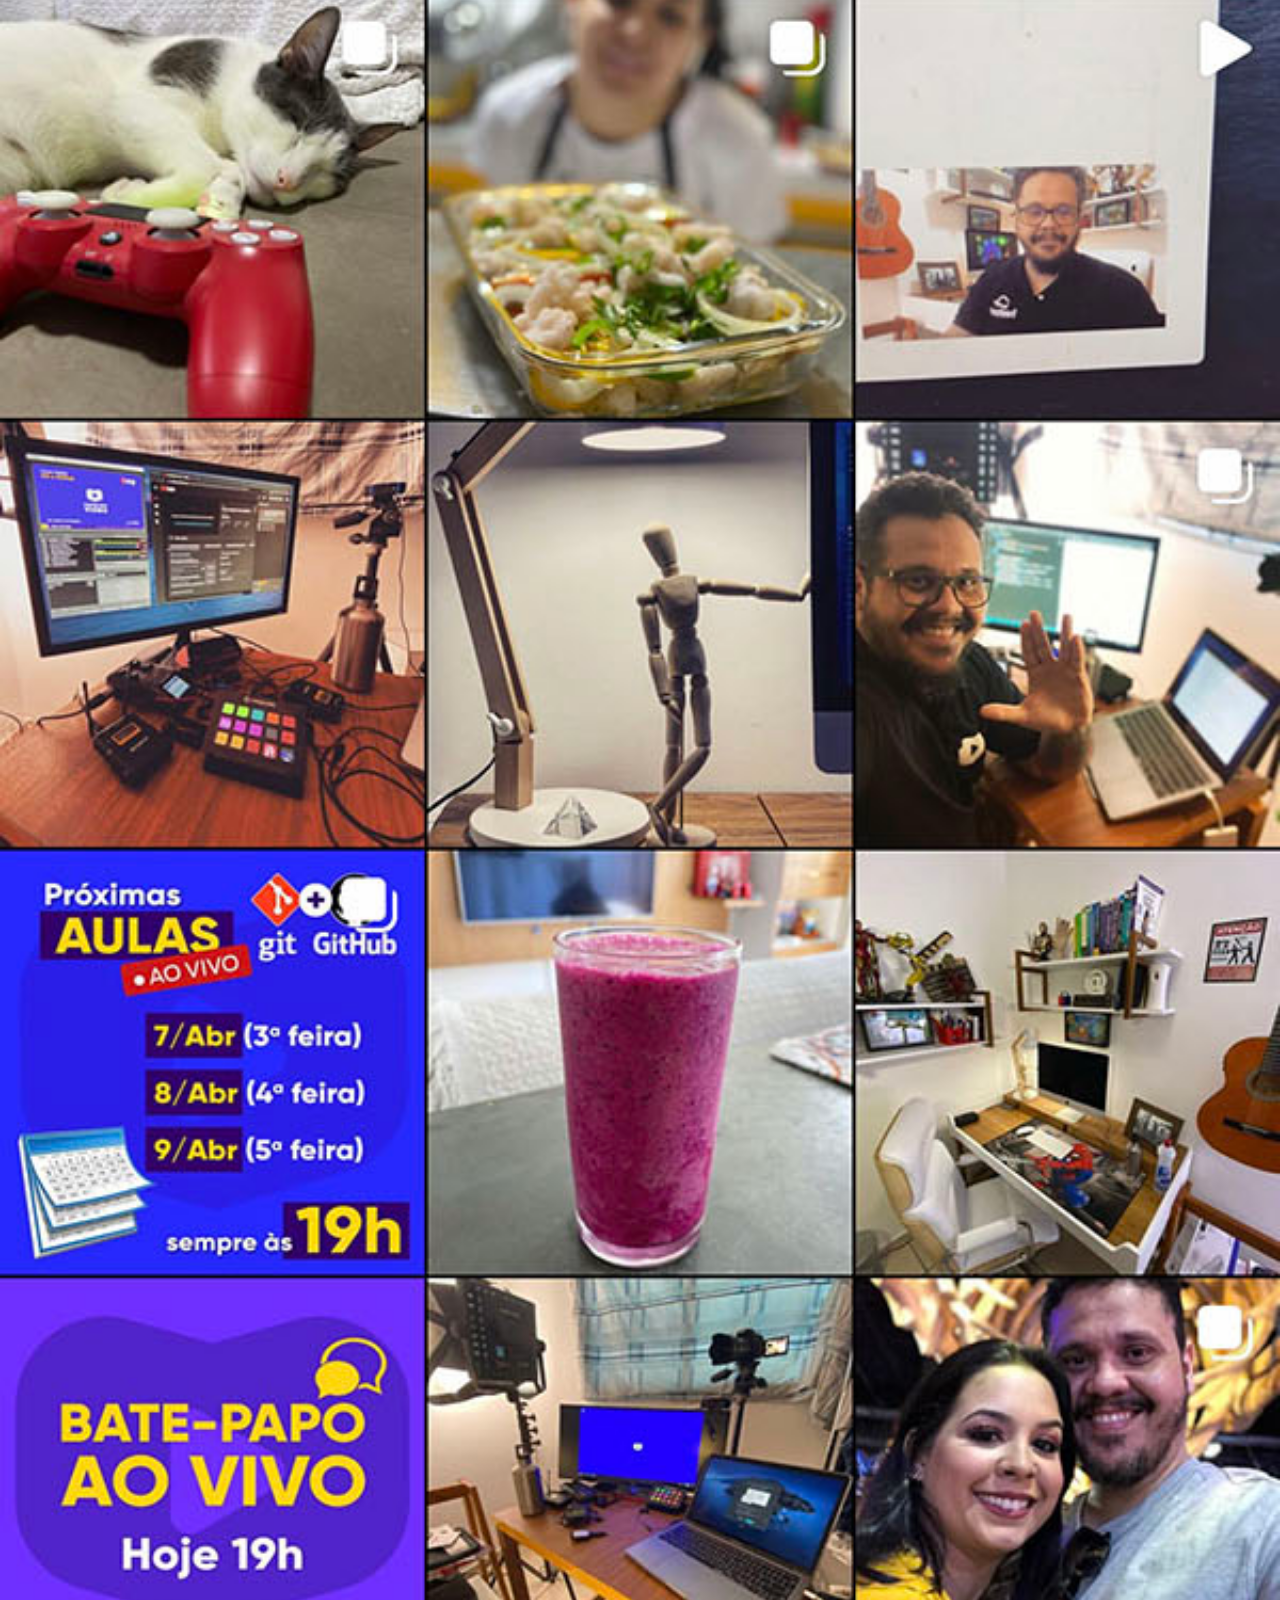
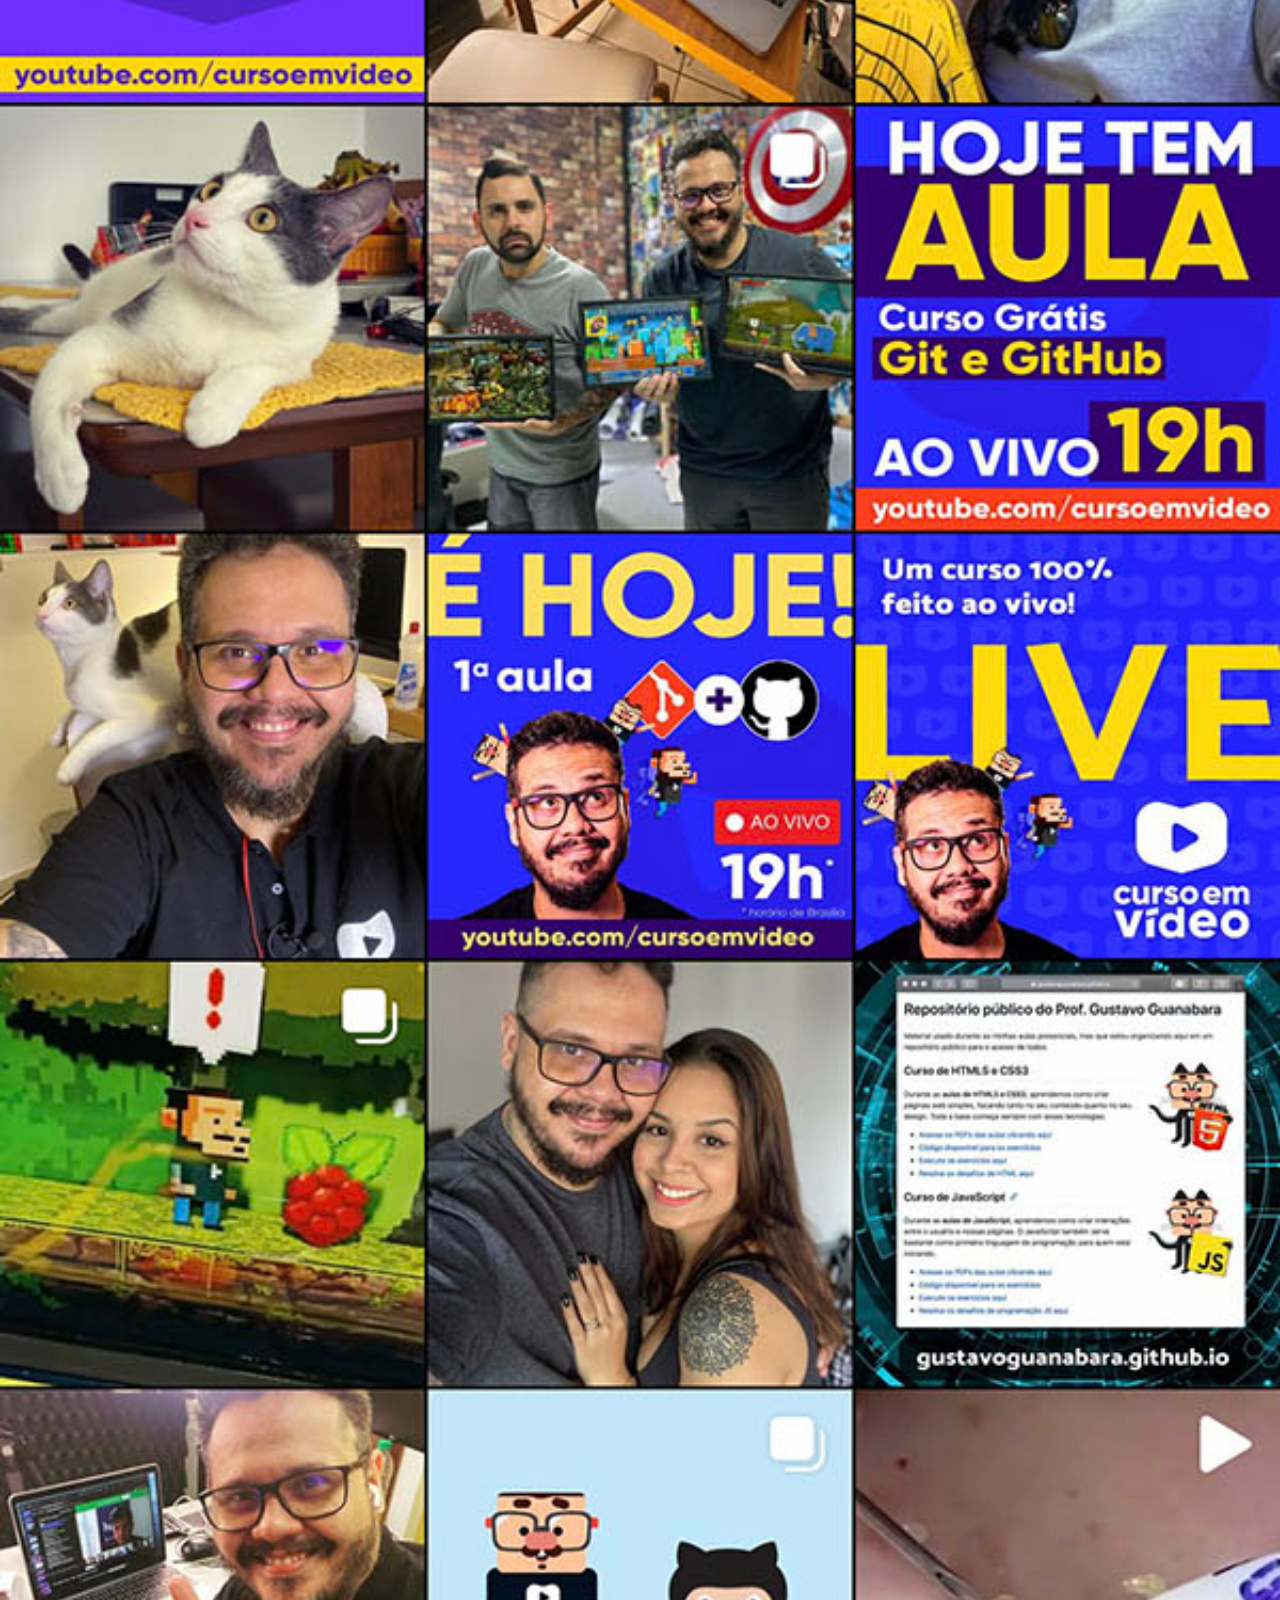
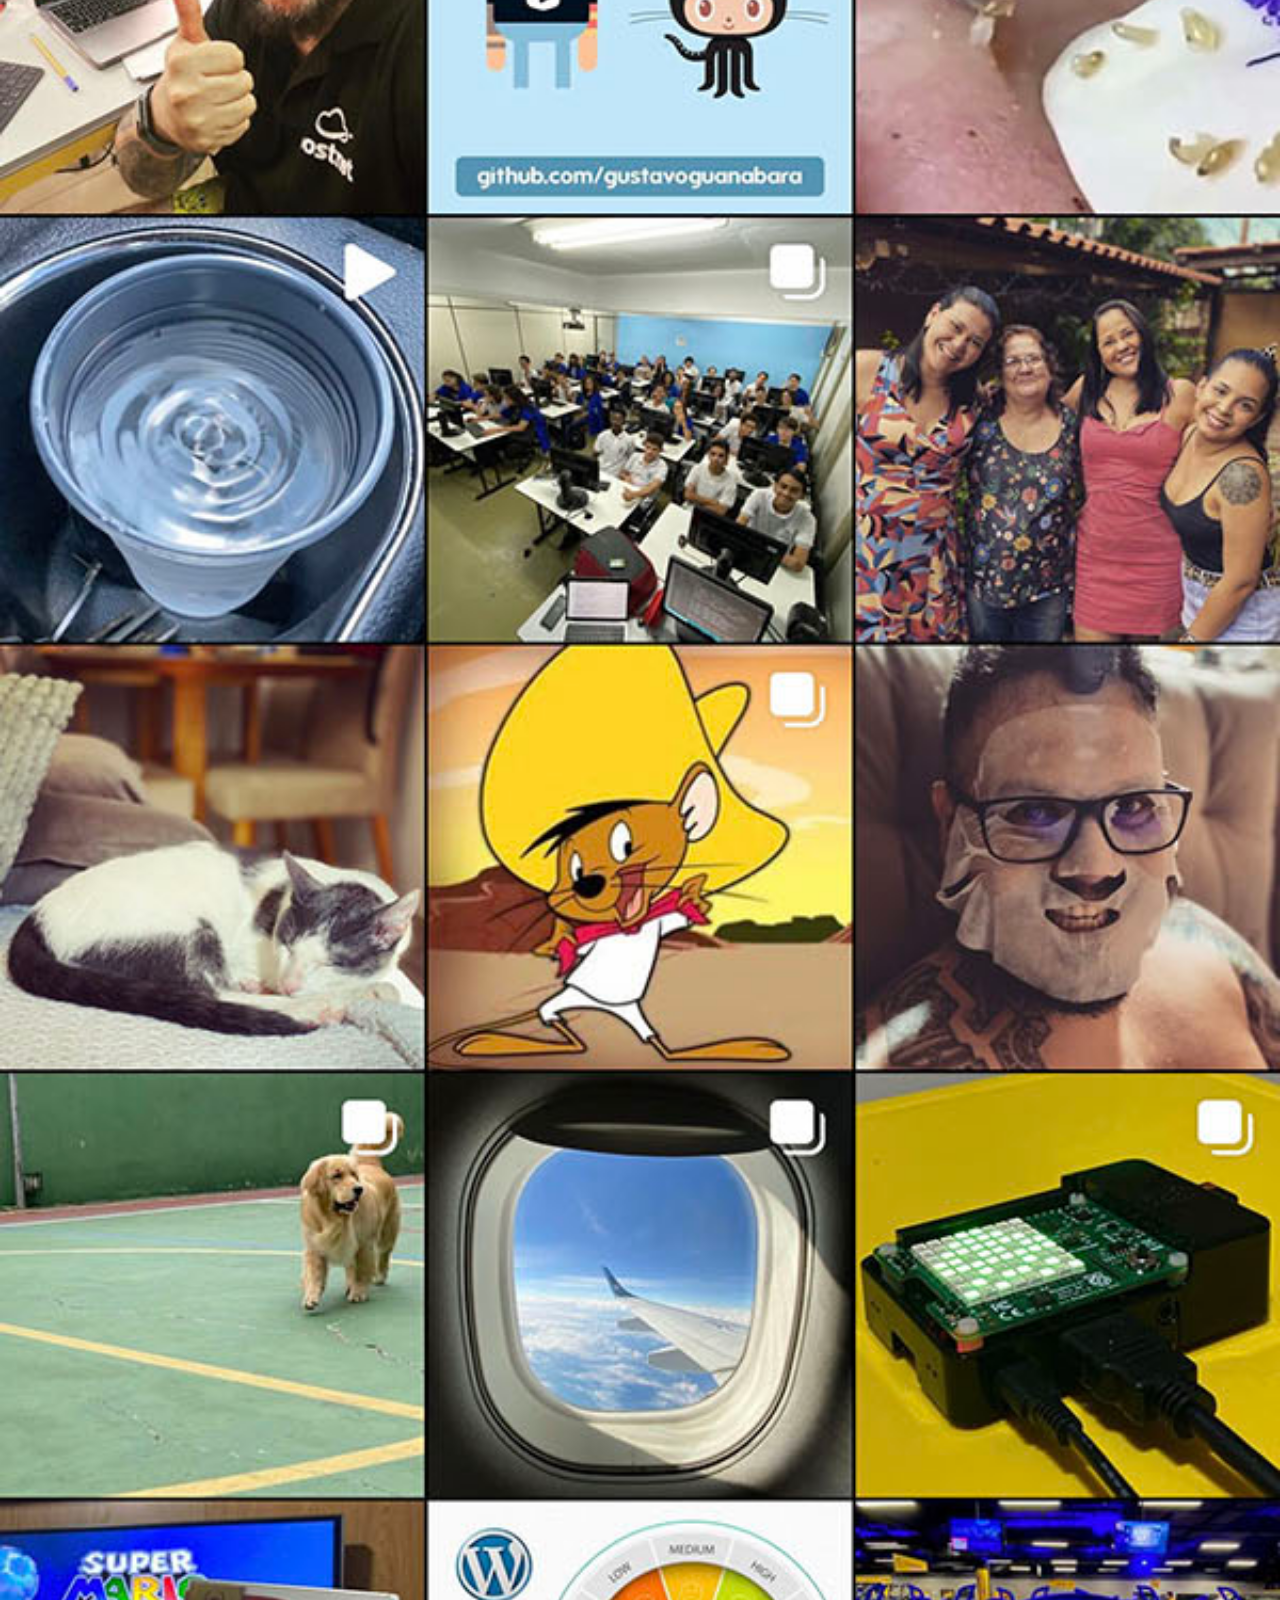
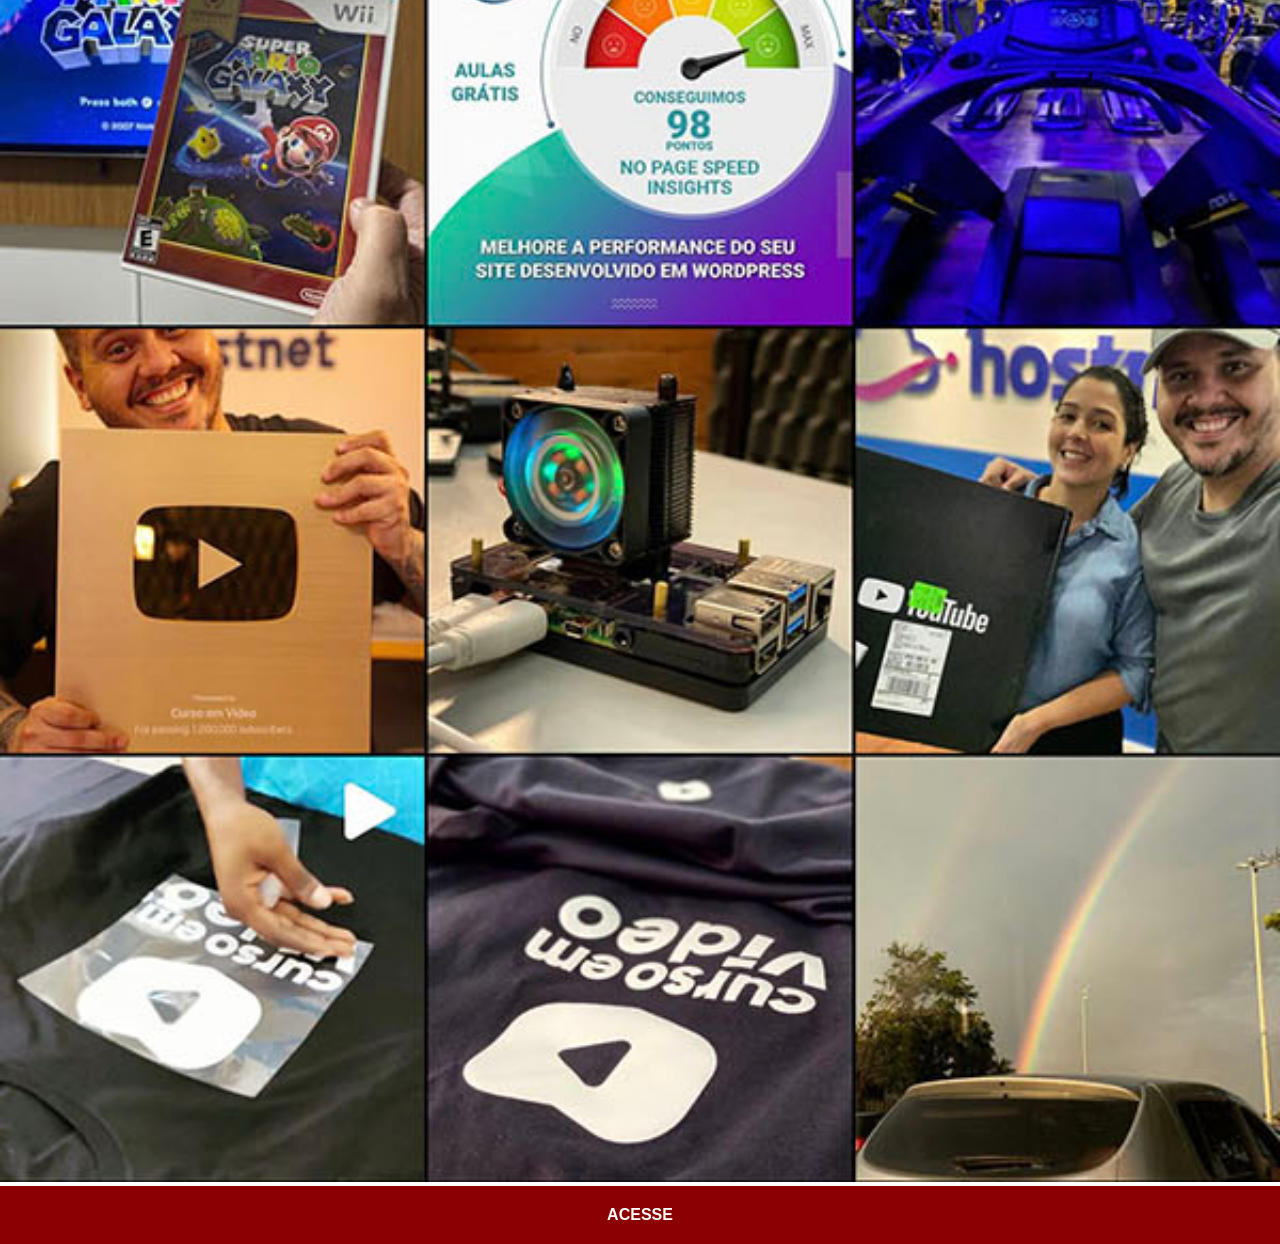
<file: instagram.html>
<!DOCTYPE html>
<html lang="pt-br">
<head>
    <meta charset="UTF-8">
    <meta name="viewport" content="width=device-width, initial-scale=1.0">
    <title>Instagram</title>
    <link rel="stylesheet" href="stilos/social.css">
</head>
<body>
    <img src="imagens/tela-instagram.jpg" alt="Instagram">
    <a href="https://www.instagram.com/guilhermewebermuller/" target="_blank">ACESSE</a>
</body>
</html>
</file>
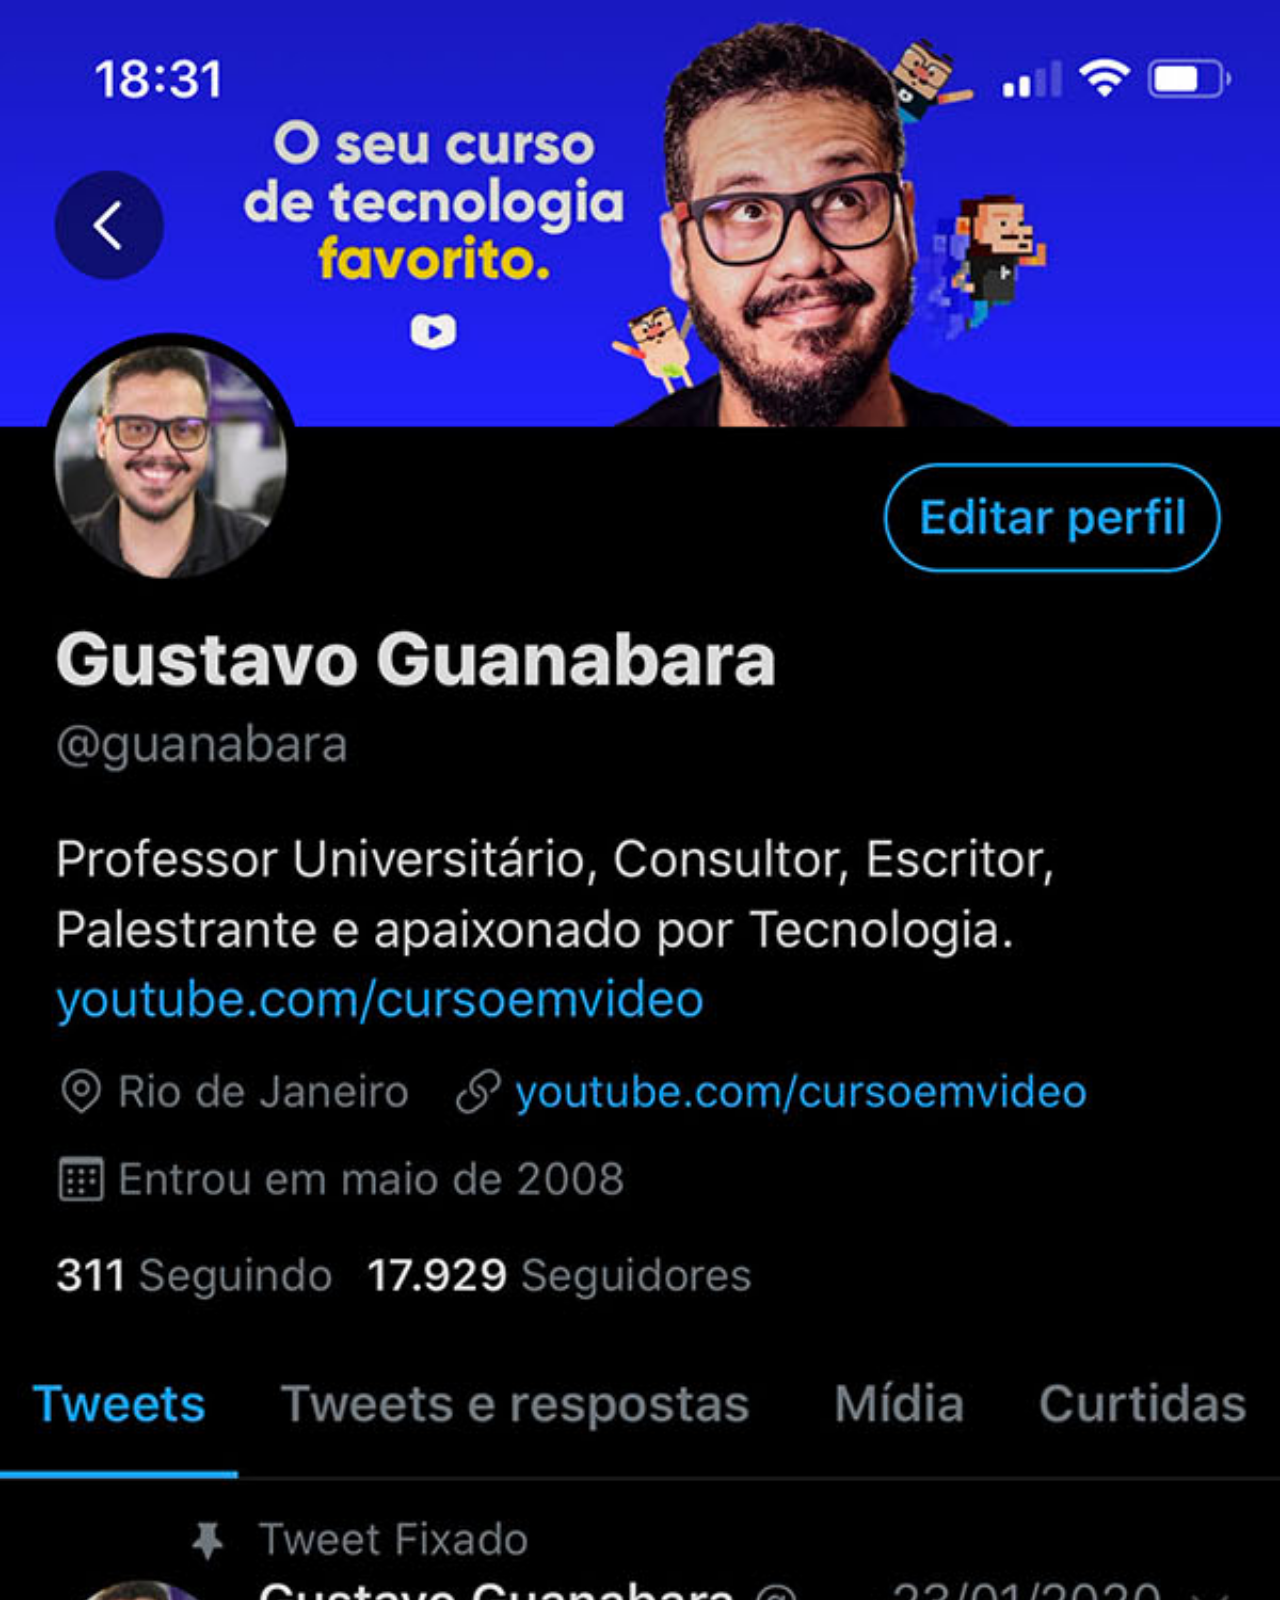
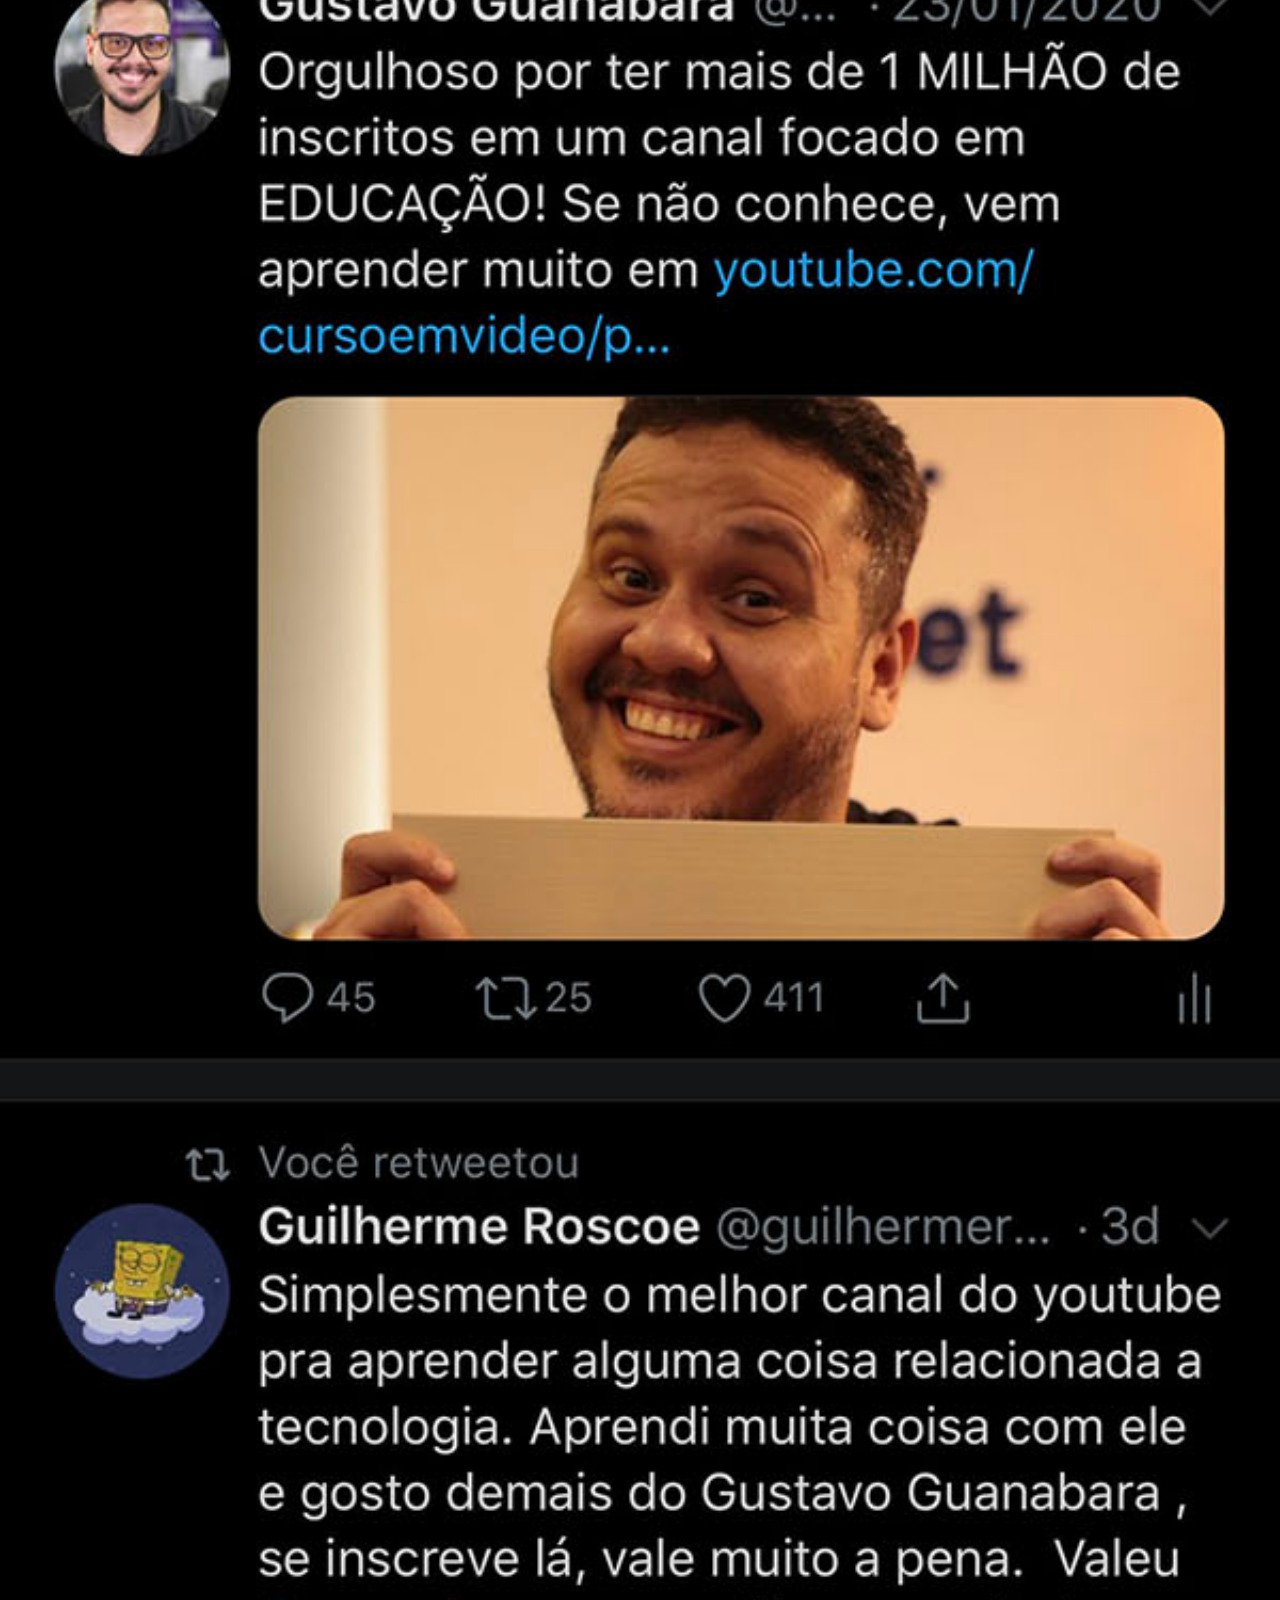
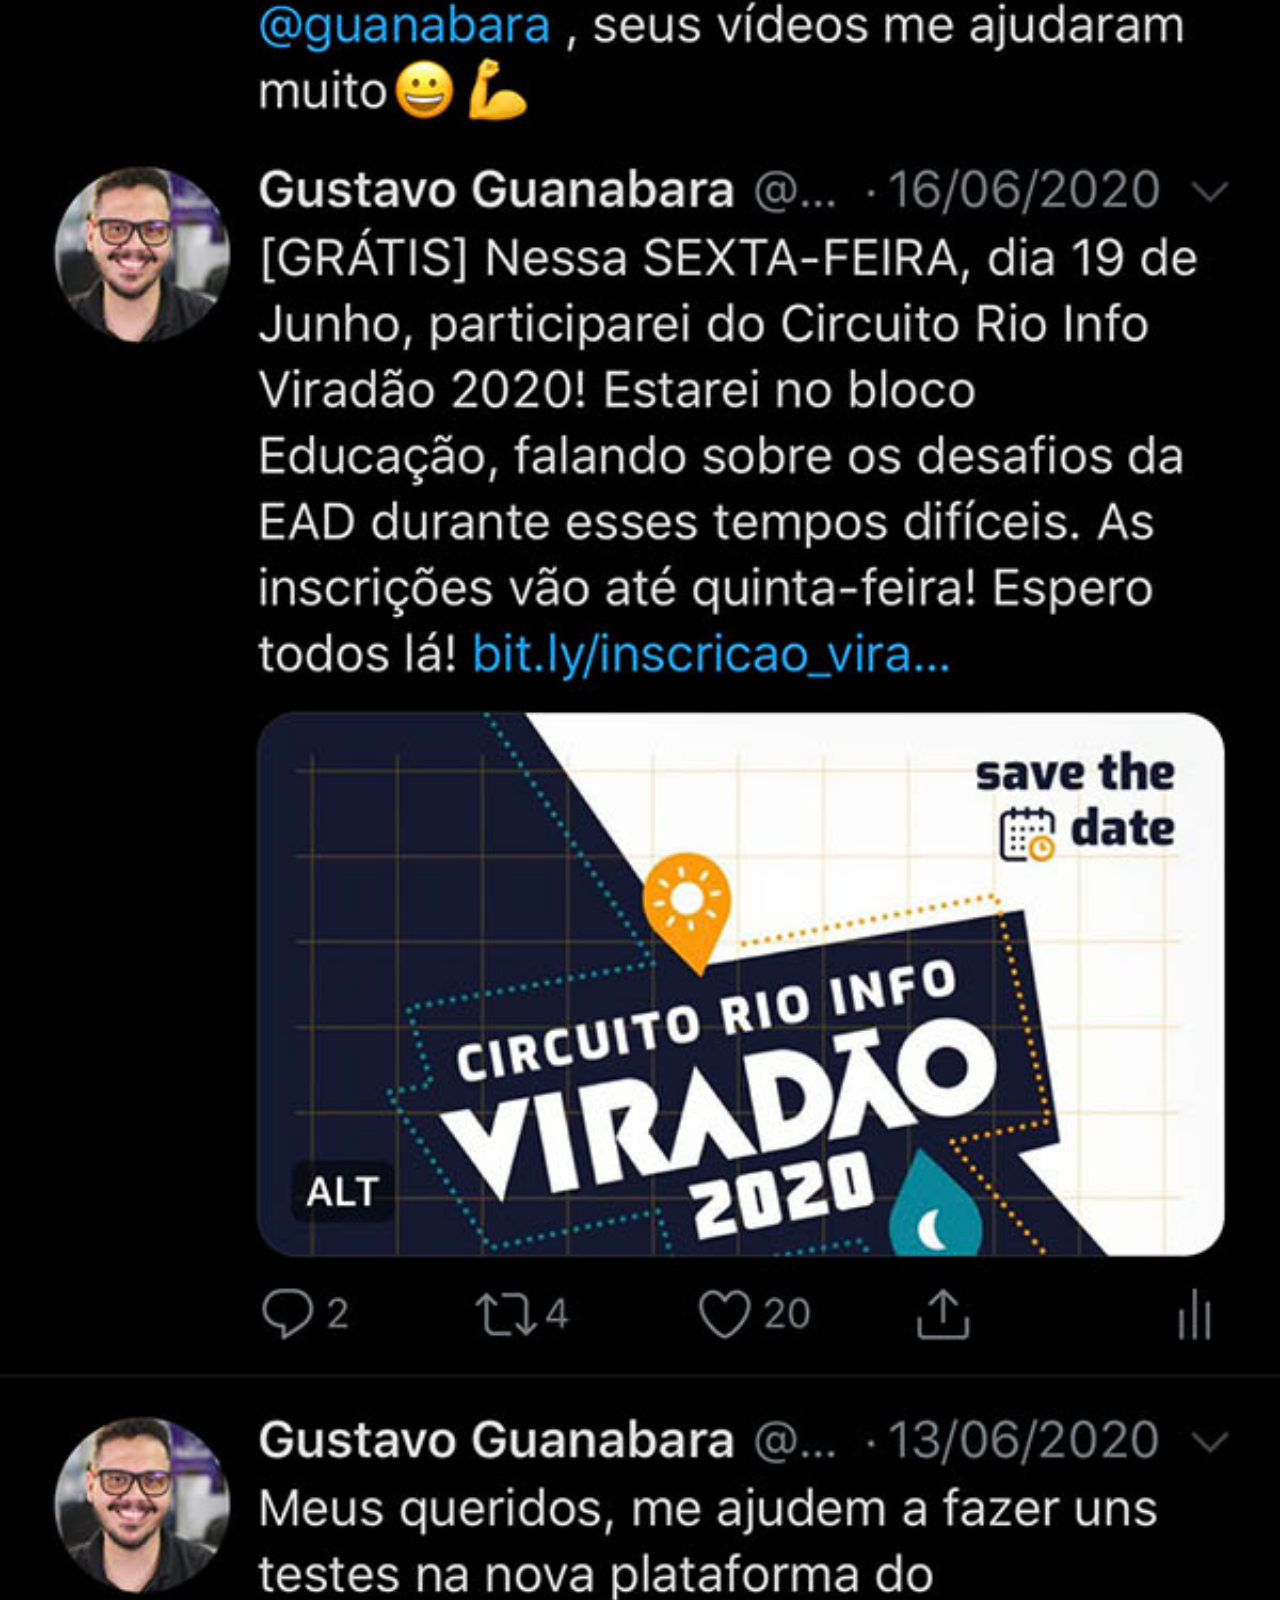
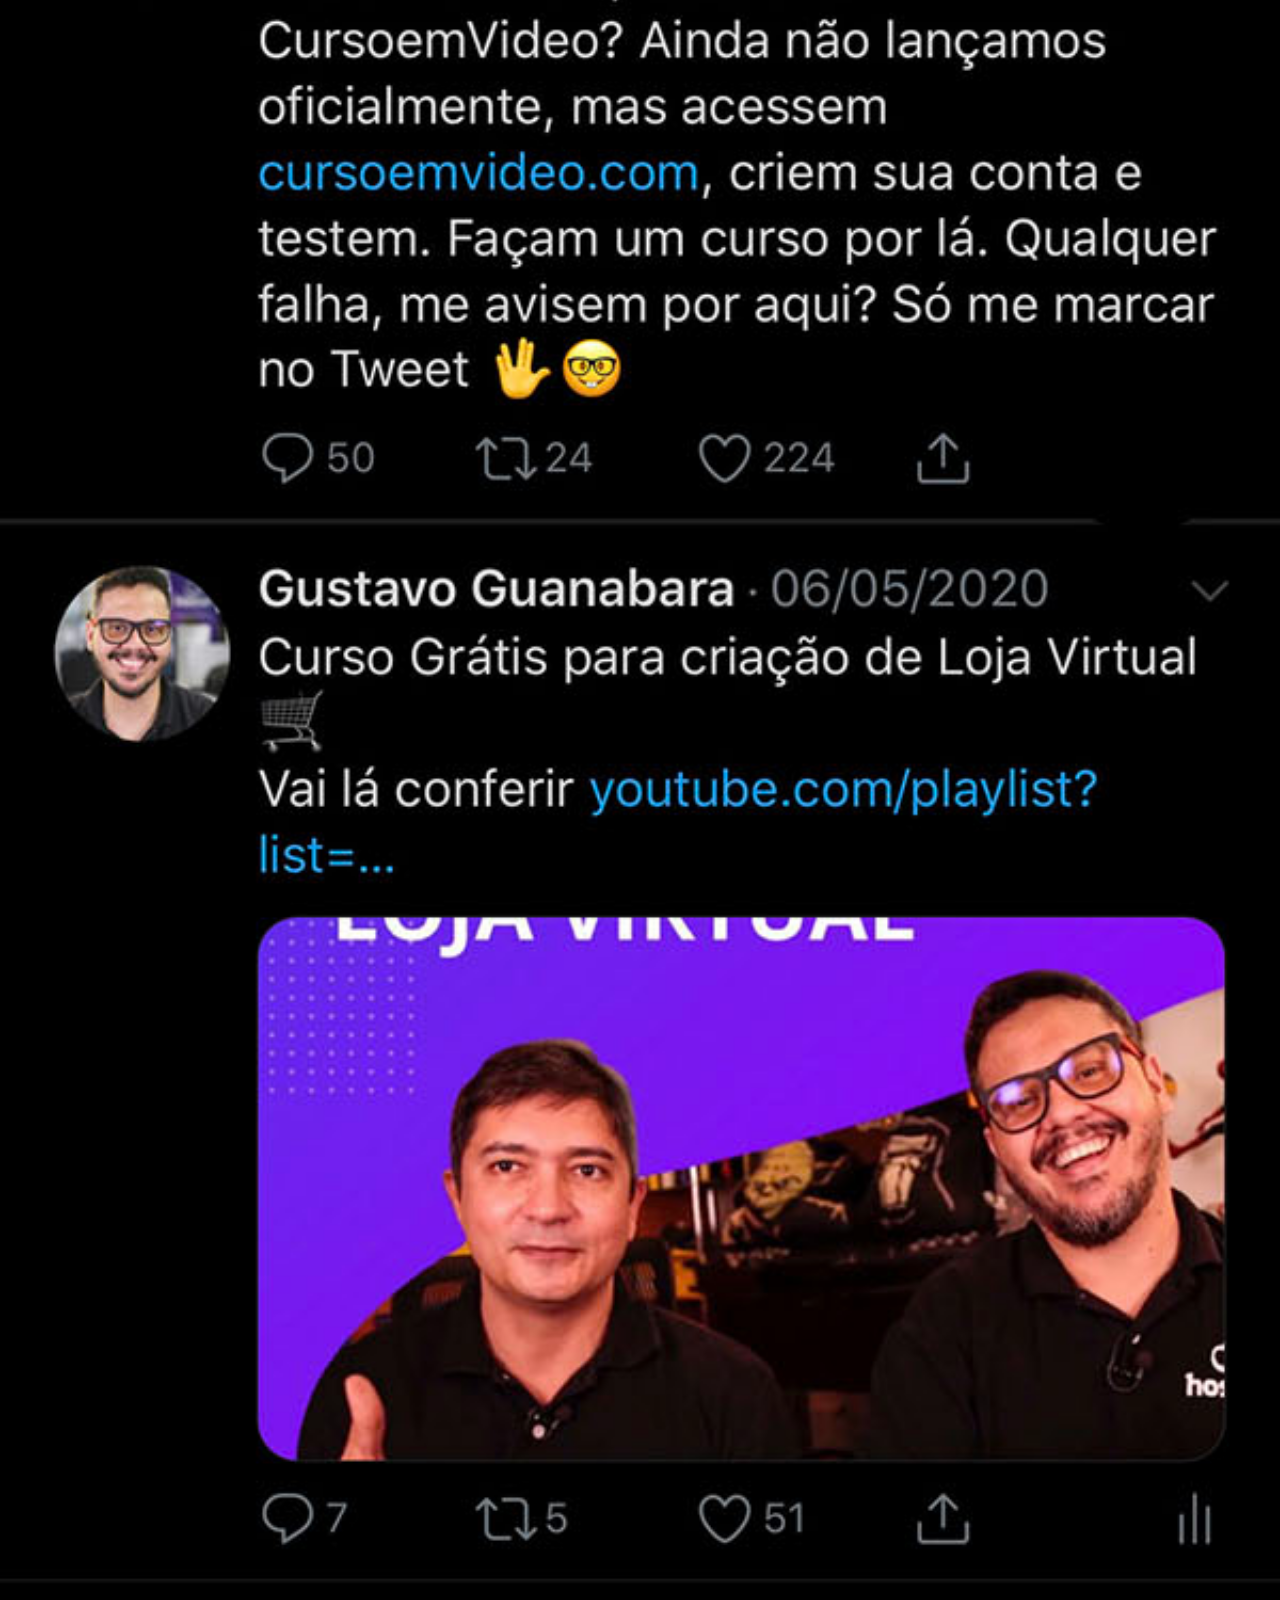
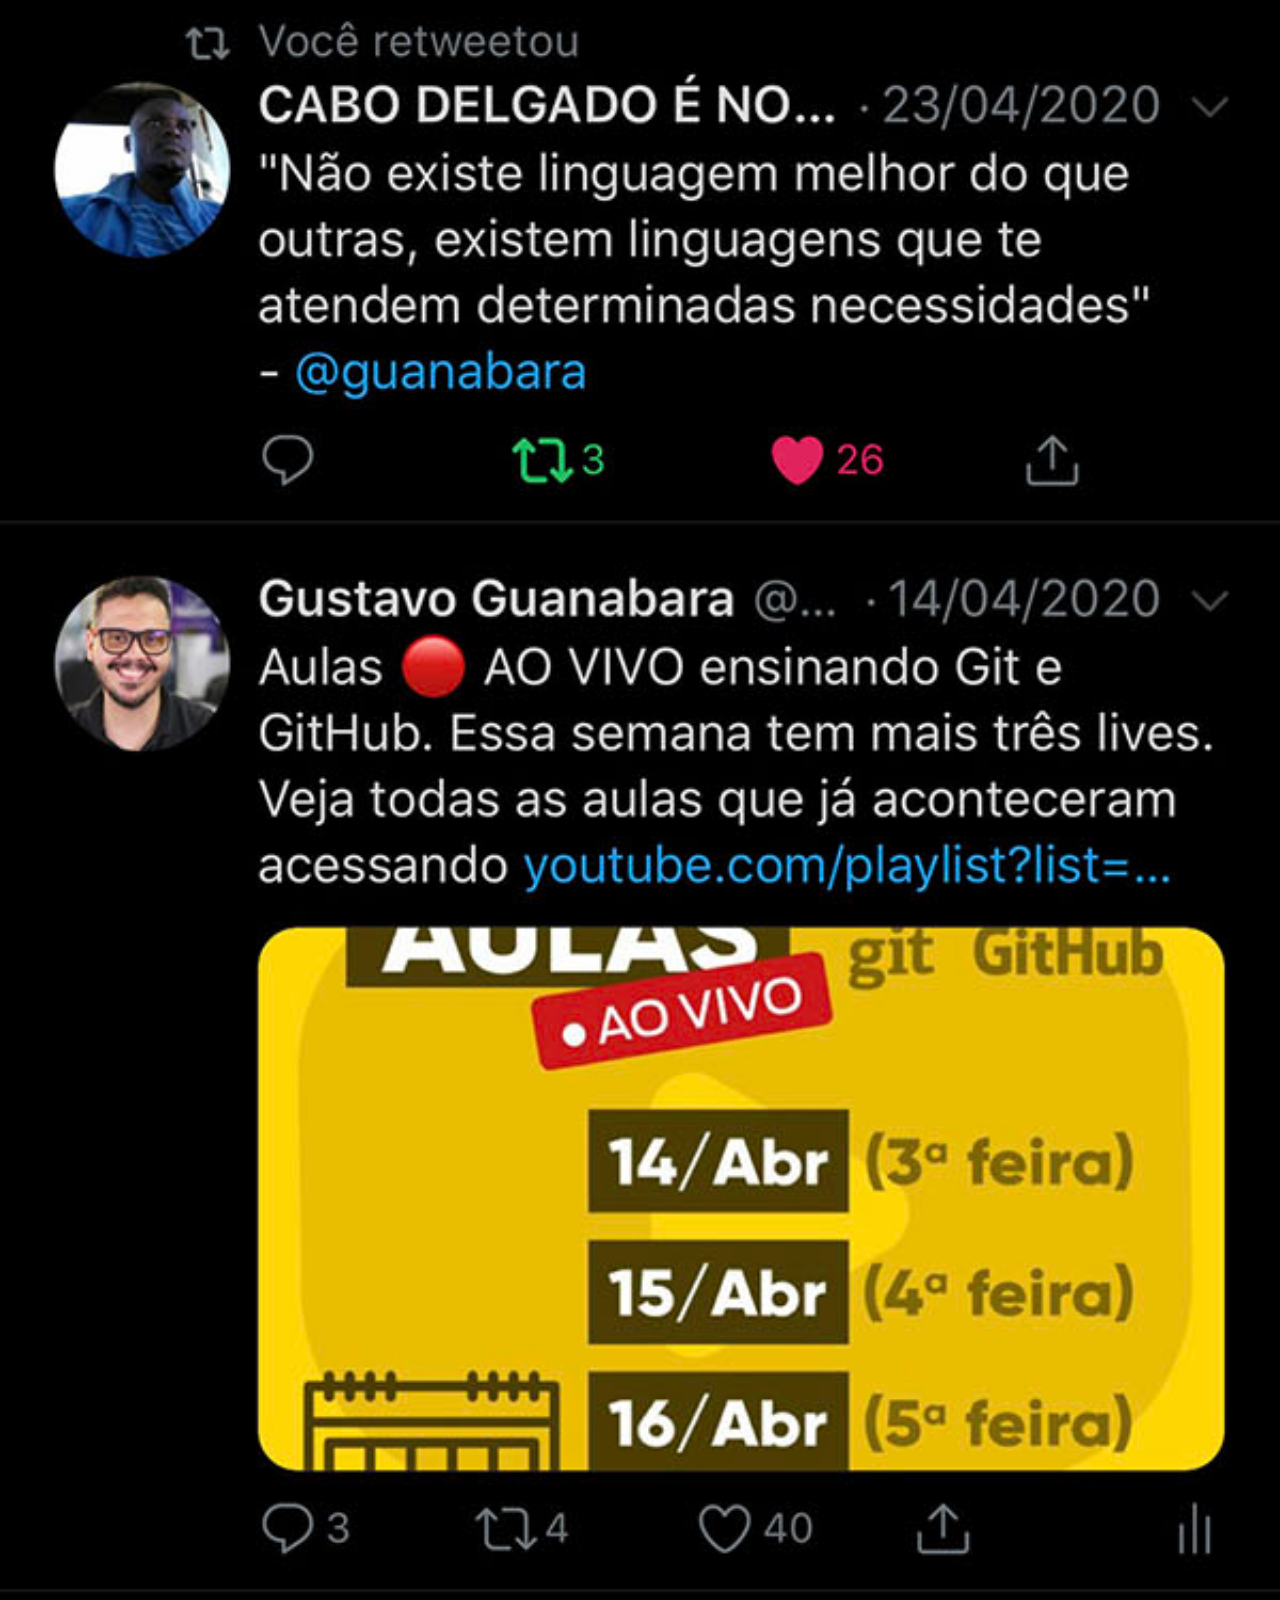
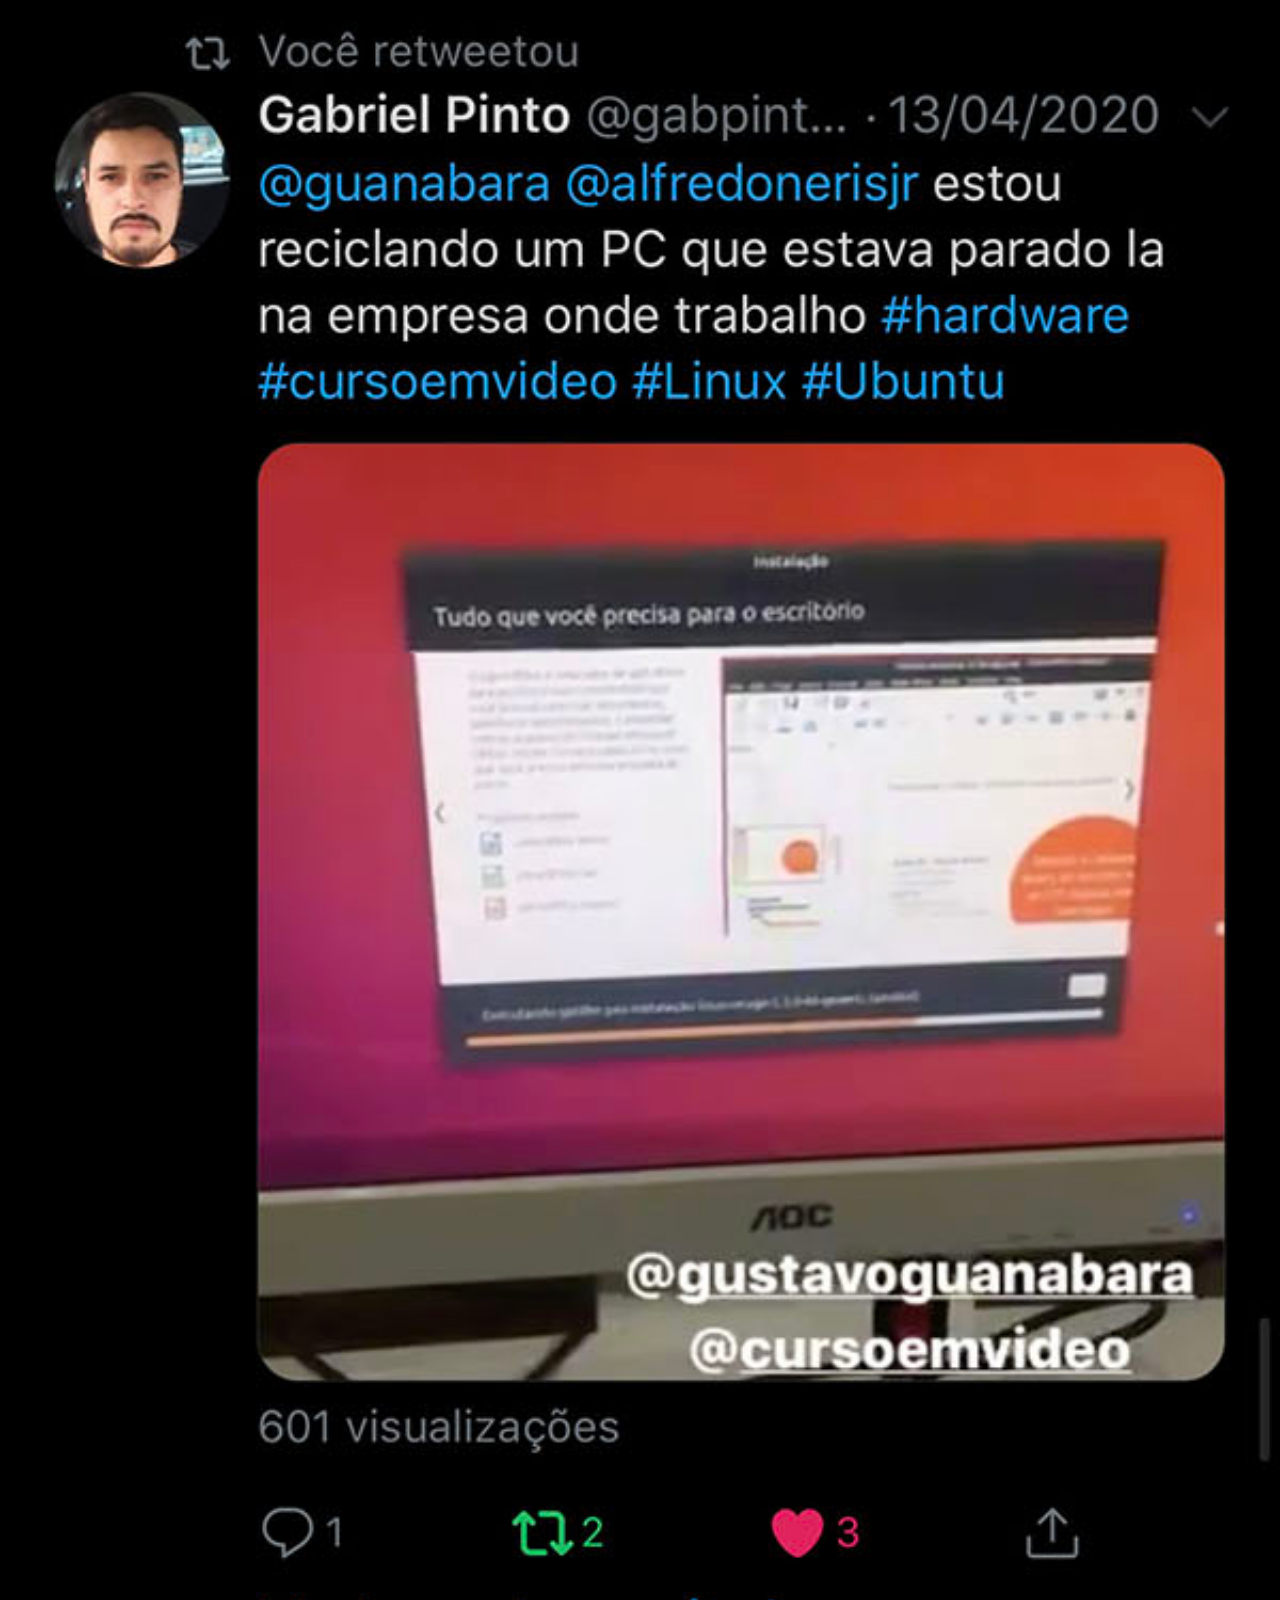
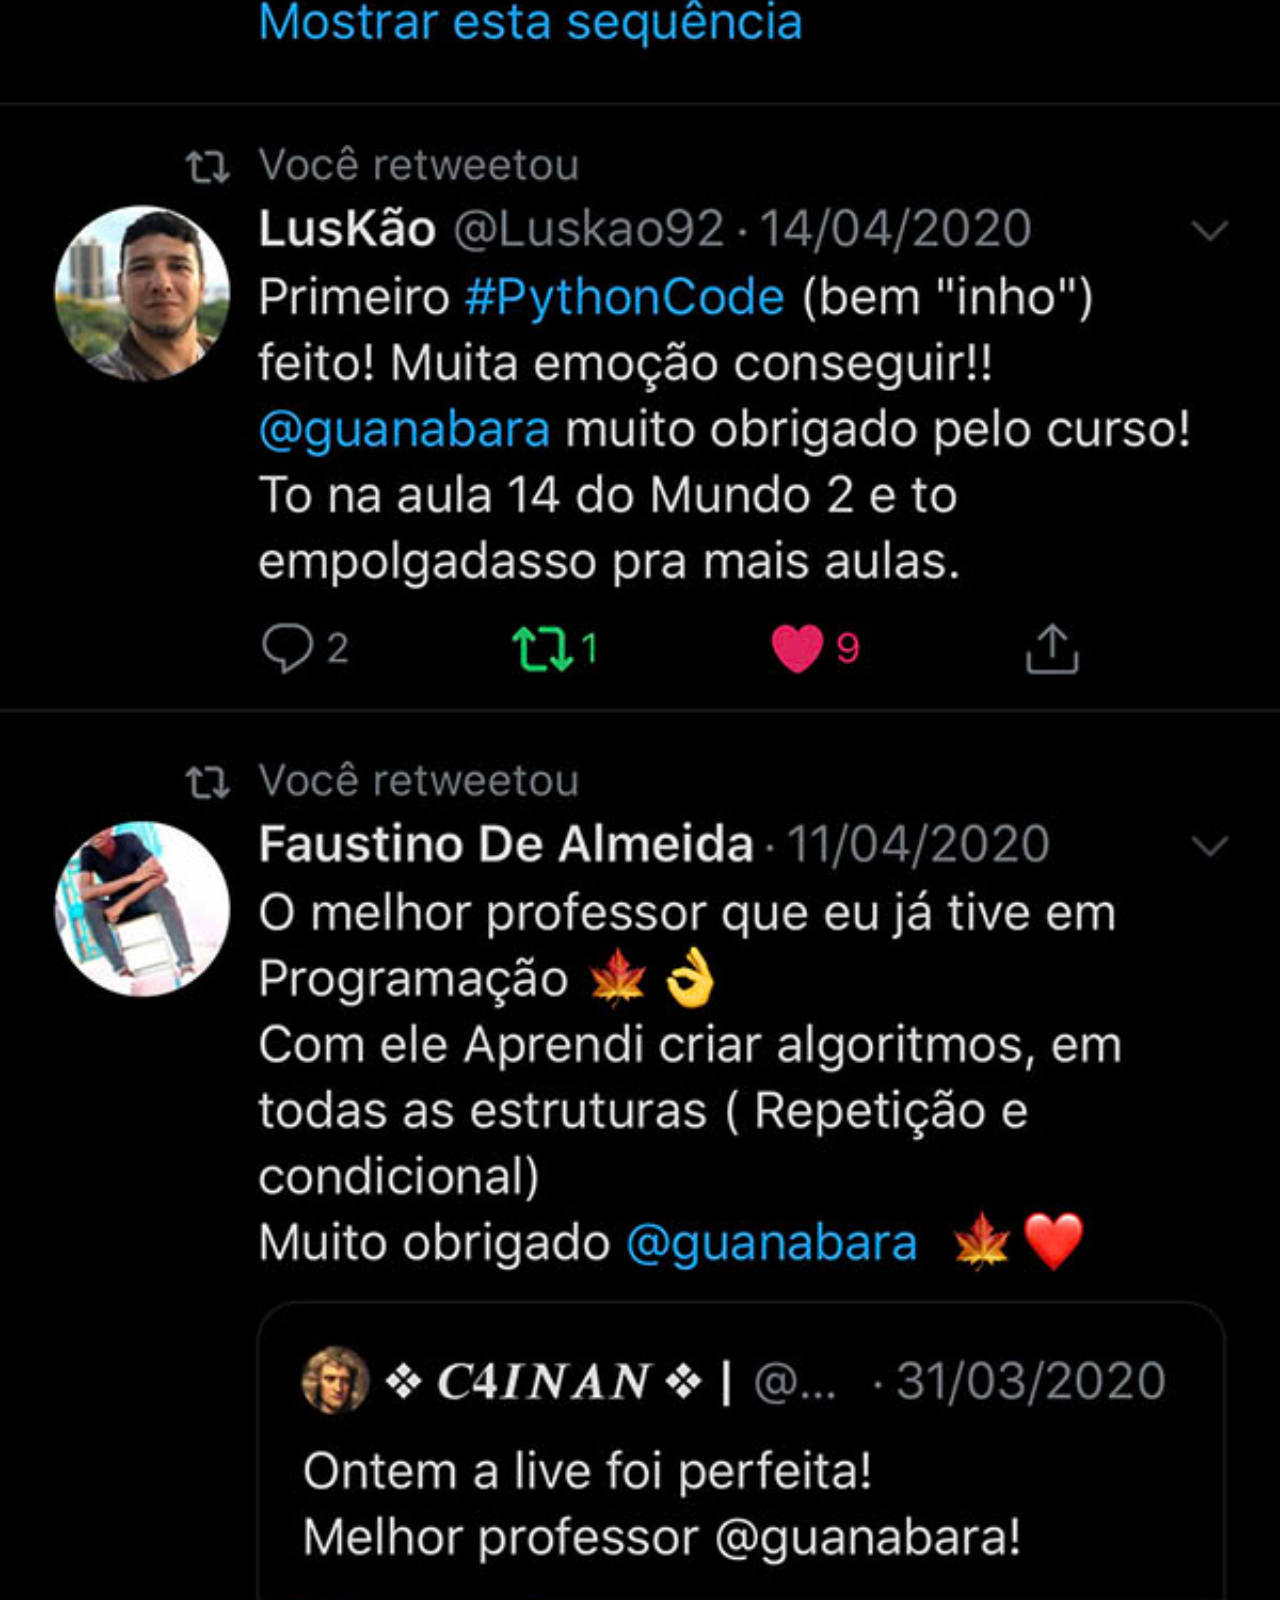
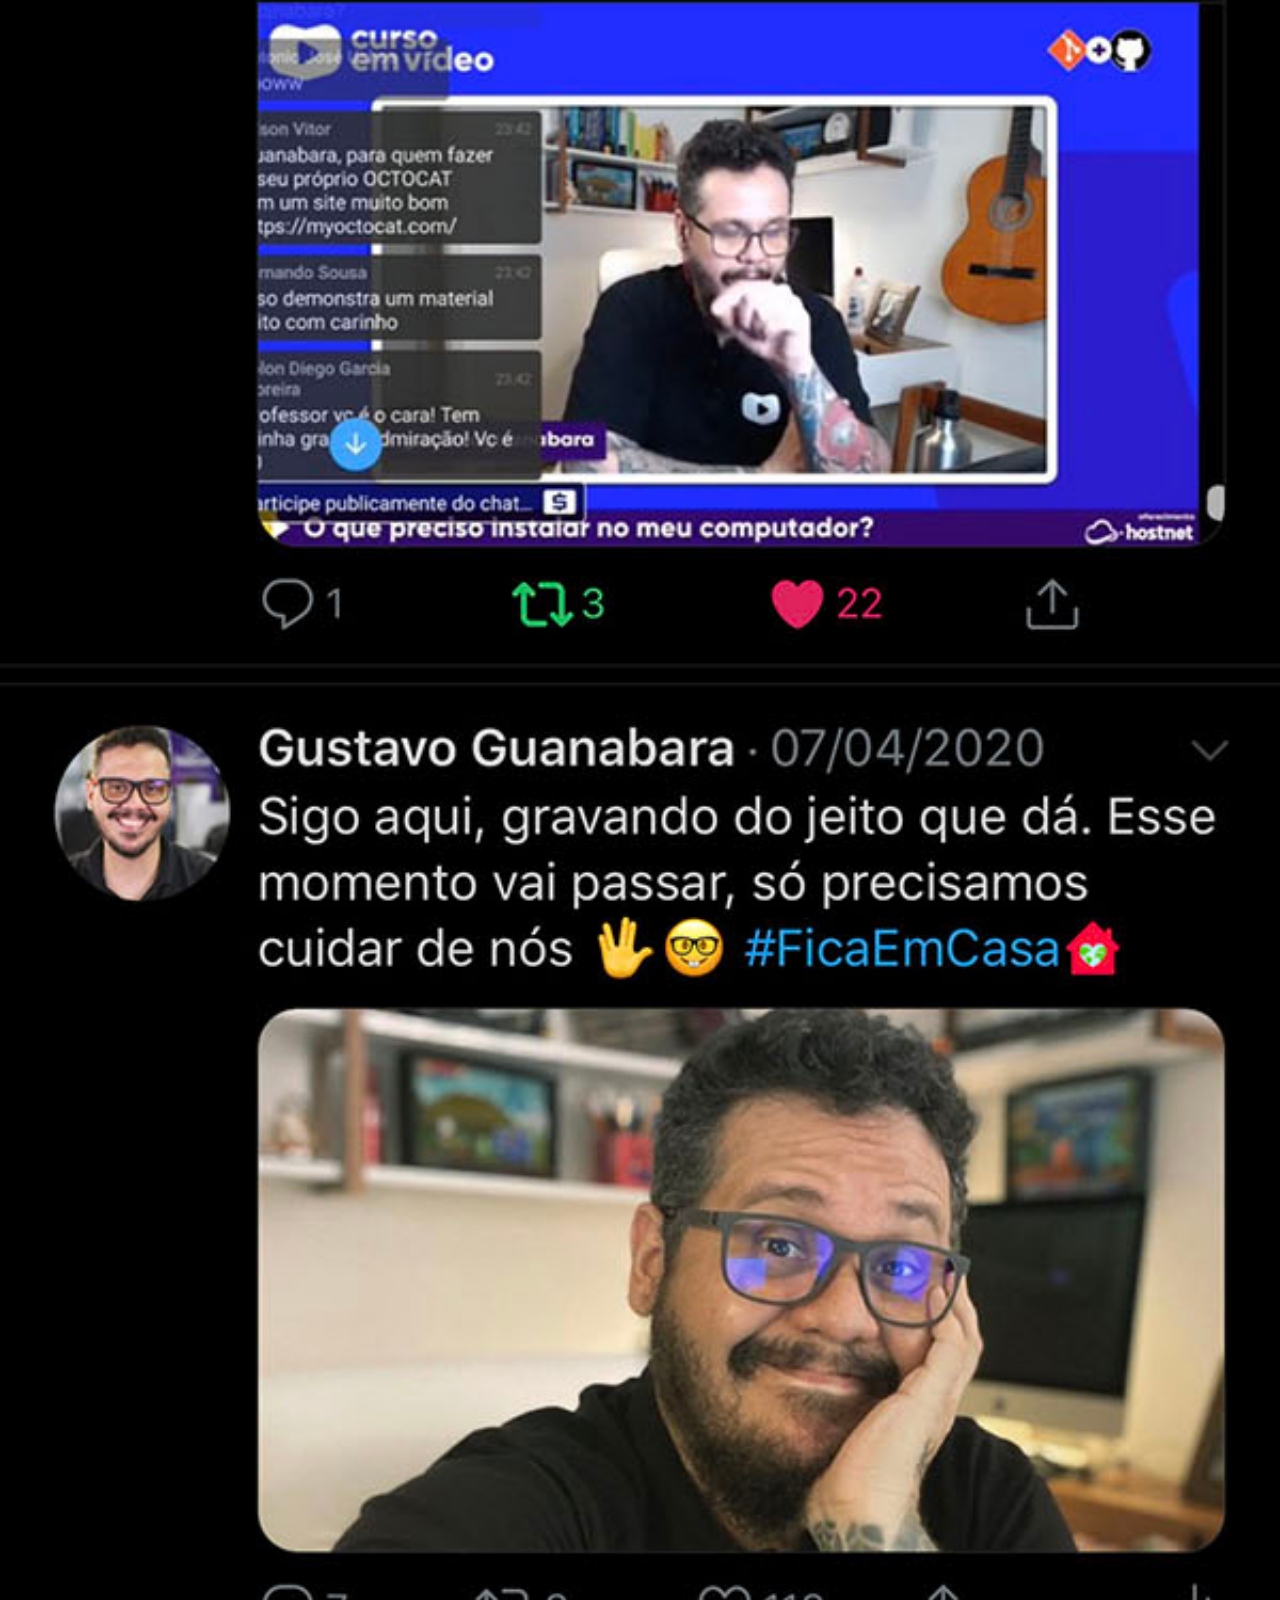
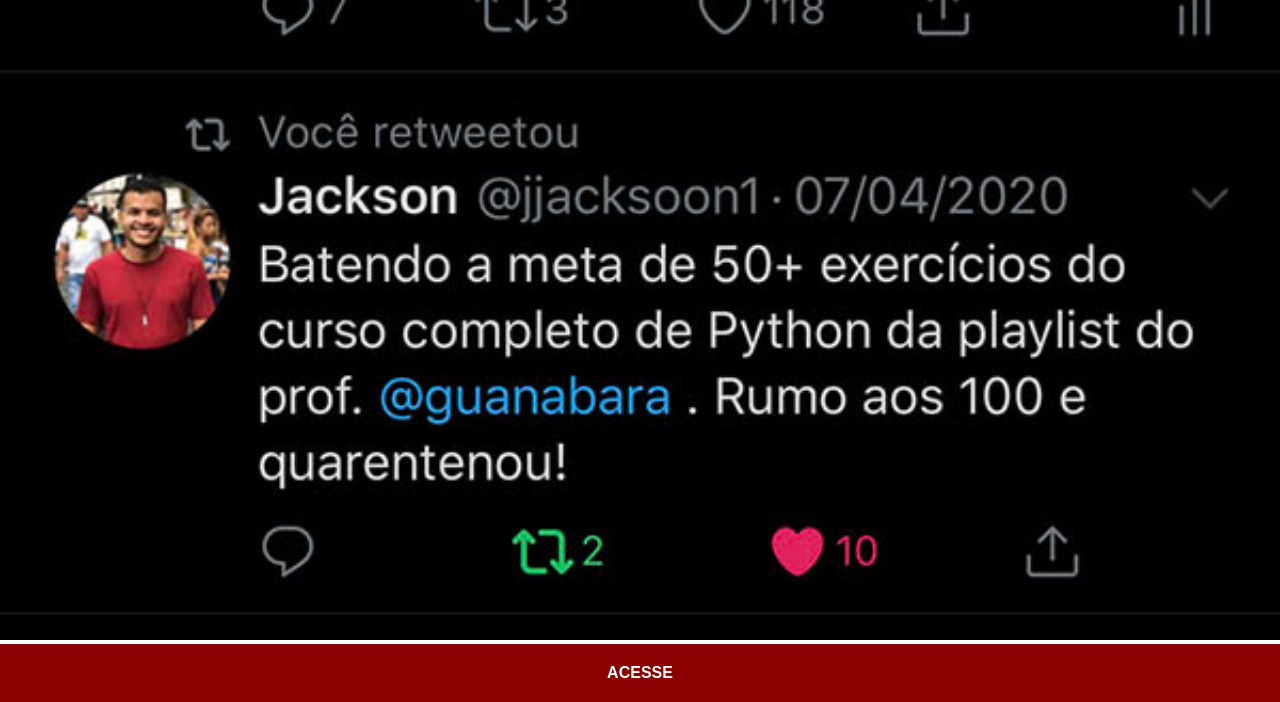
<file: twitter.html>
<!DOCTYPE html>
<html lang="pt-br">
<head>
    <meta charset="UTF-8">
    <meta name="viewport" content="width=device-width, initial-scale=1.0">
    <title>Twitter</title>
    <link rel="stylesheet" href="stilos/social.css">
</head>
<body>
    <img src="imagens/tela-twitter.jpg" alt="Twitter">
    <a href="https://x.com/?lang=pt" target="_blank">ACESSE</a>
</body>
</html>
</file>
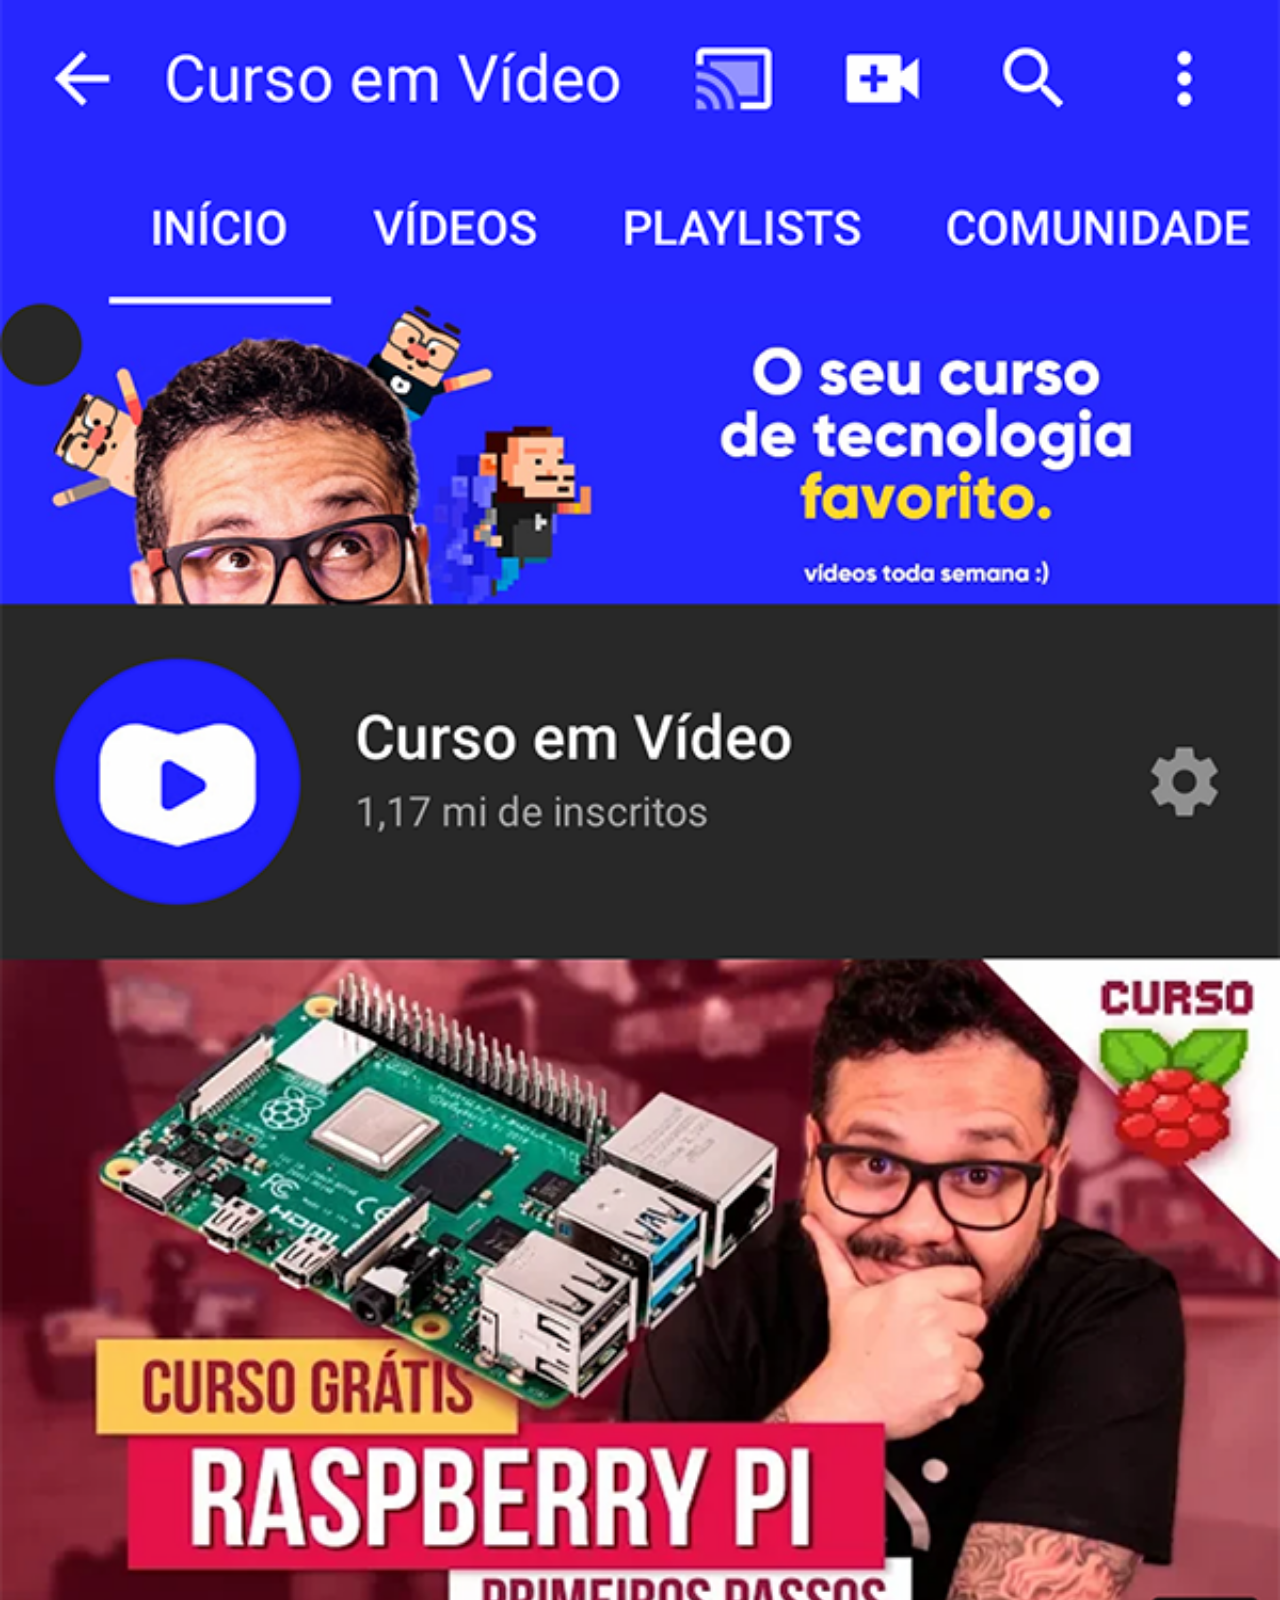
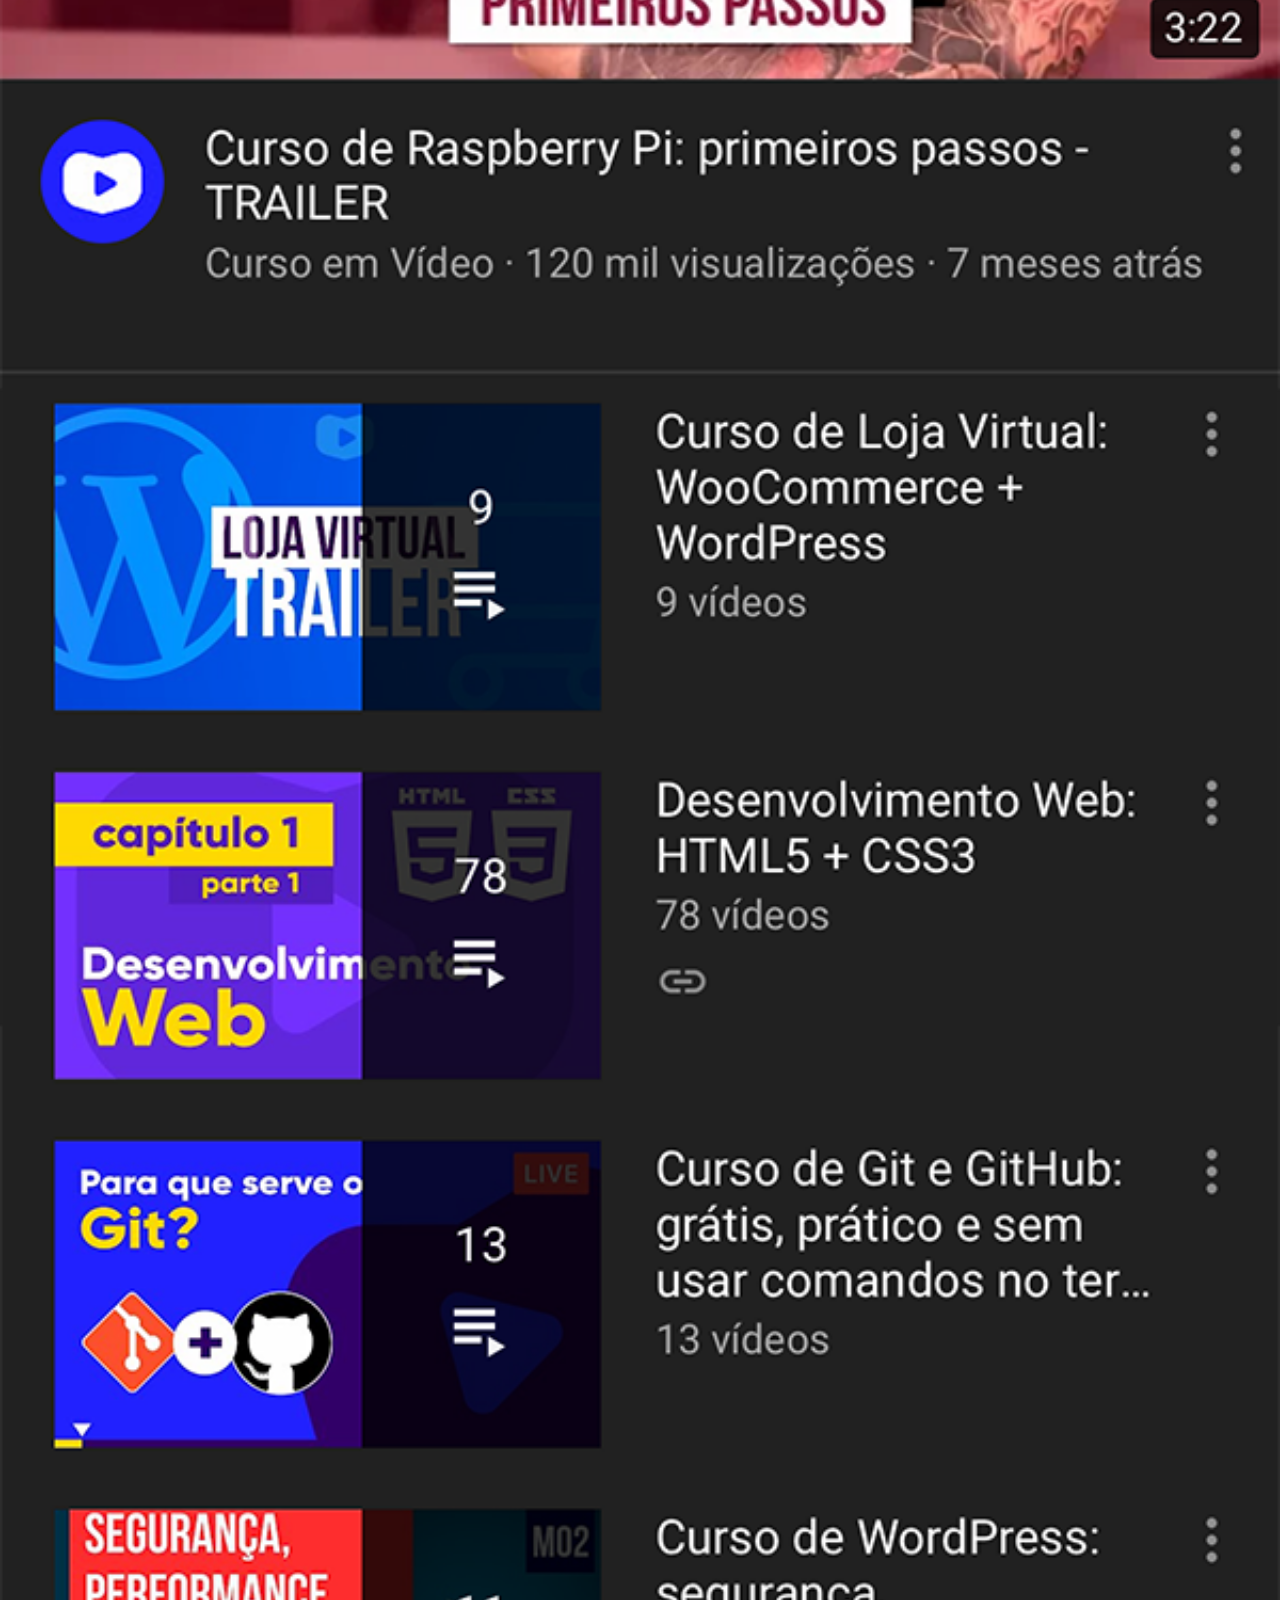
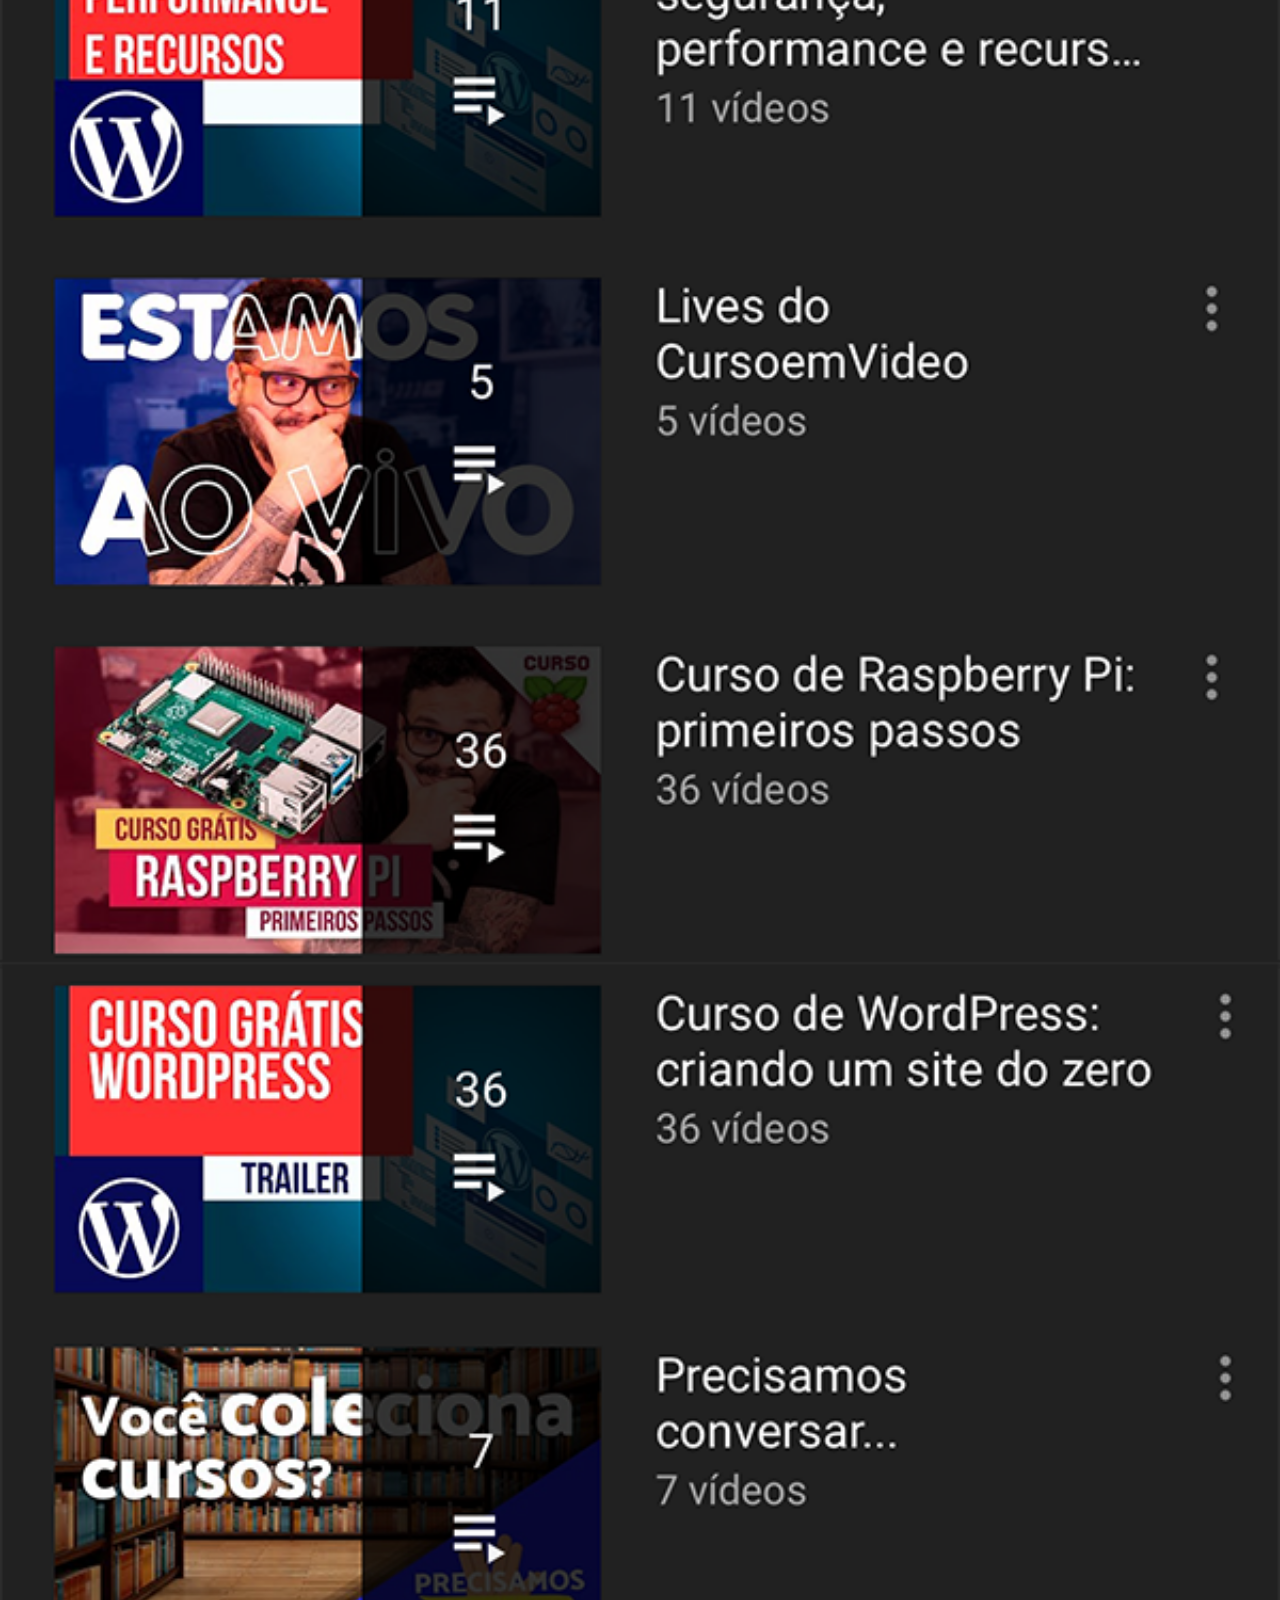
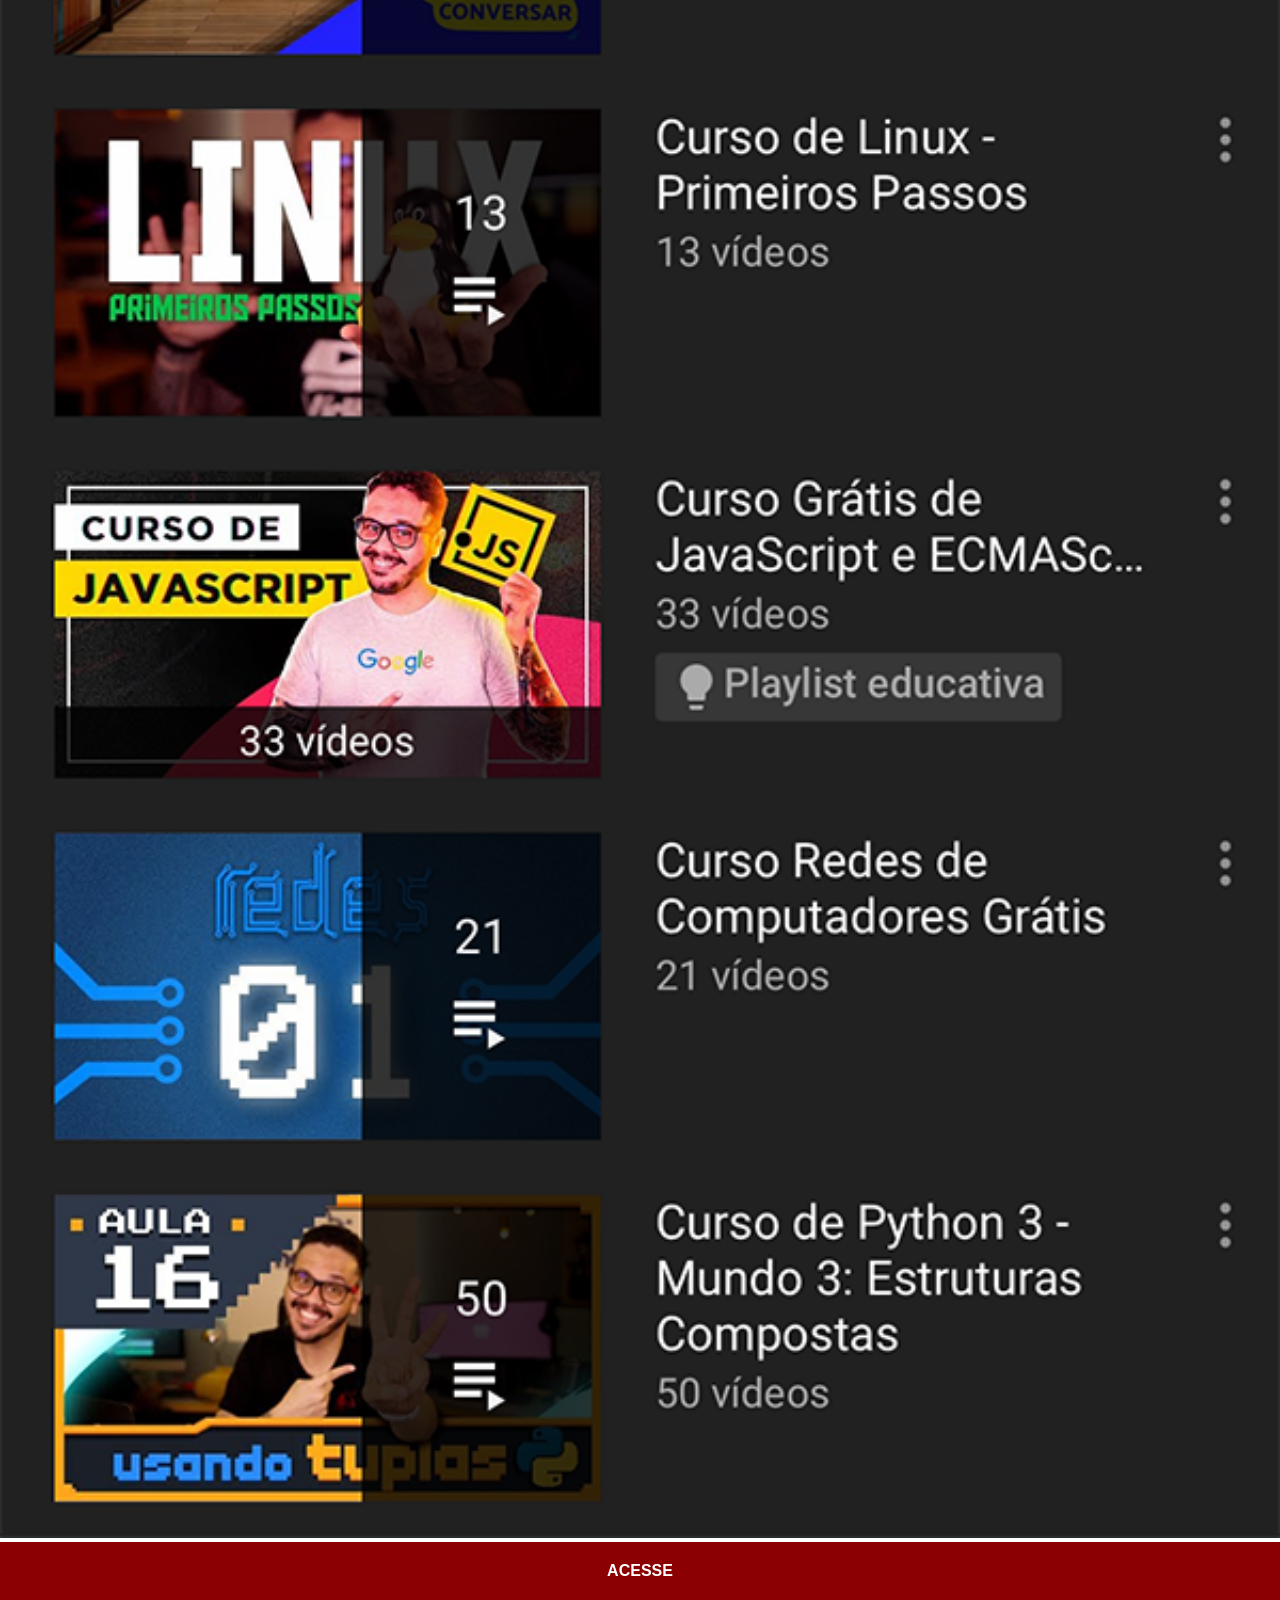
<file: youtube.html>
<!DOCTYPE html>
<html lang="pt-br">
<head>
    <meta charset="UTF-8">
    <meta name="viewport" content="width=device-width, initial-scale=1.0">
    <title>youtube</title>
    <link rel="stylesheet" href="stilos/social.css">
</head>
<body>
    <img src="imagens/tela-youtube.png" alt="youtube" >
    <a href="https://youtube.com/@kauan09_?si=-pLnhV4JaS1w_91E" target="_blank">ACESSE</a>
</body>
</html>
</file>
<file: estilos/style.css>
@charset "UTF-8";

* {
    margin: 0px;
    padding:0px;
    font-family: Arial, Helvetica, sans-serif;
}

html,body {
    margin: 0px;
    height: 100vw;
    width: 100vw;
    background: url(../imagens/fundo-madeira.jpg) no-repeat;
    background-size: cover; 
    background-attachment: fixed;
}

body {
    margin: 0px;

}

section#telefone {
    margin: 0px;
    position: absolute;
    top: 50%;
    left: 50%;
    transform: translate(-50%, -50%);

    height: 627px;
    width: 311px;
    background:  url(../imagens/frame-iphone.png) no-repeat;
}
iframe#tela {
    margin: 0px;
    position: relative;
    top: 80px;
    left: 22px;
    width: 263px;
    height: 467px; 
}   

section#redes-sociais {
    text-align: right;
}


section#redes-sociais img {
    width: 50px;
    margin: 10px;
    border-radius: 50%;
    box-shadow: 2px 2px 5px rgba(0, 0, 0, 0.664);
    box-sizing: border-box;
}

section#redes-sociais img:hover {
    border: 2px solid rgba(255, 255, 255, 0.644);
    transform: translate(-3px, -3px);
    box-shadow: 5px 5px 10px rgba(0, 0, 0, 0.692);
    transition: transform 0.4s;
}
</file>
<file: stilos/social.css>
@charset "UTF-8";

        * {
            margin: 0px;
            padding: 0px;
            font-family: Arial, Helvetica, sans-serif;
        }

        ::-webkit-scrollbar {
            width: 0px;
            height: 0px;
        }


        img {
            width: 100vw;
        }

        a {
            display: block;
            background-color: darkred;
            color: white;
            padding: 20px;
            text-align: center;
            font-weight: bolder;
            text-decoration: none;
        }
        a:hover {
            background-color: rgb(255, 255, 255);
            transition: 0.7s;
            color: black;
        }
</file>
